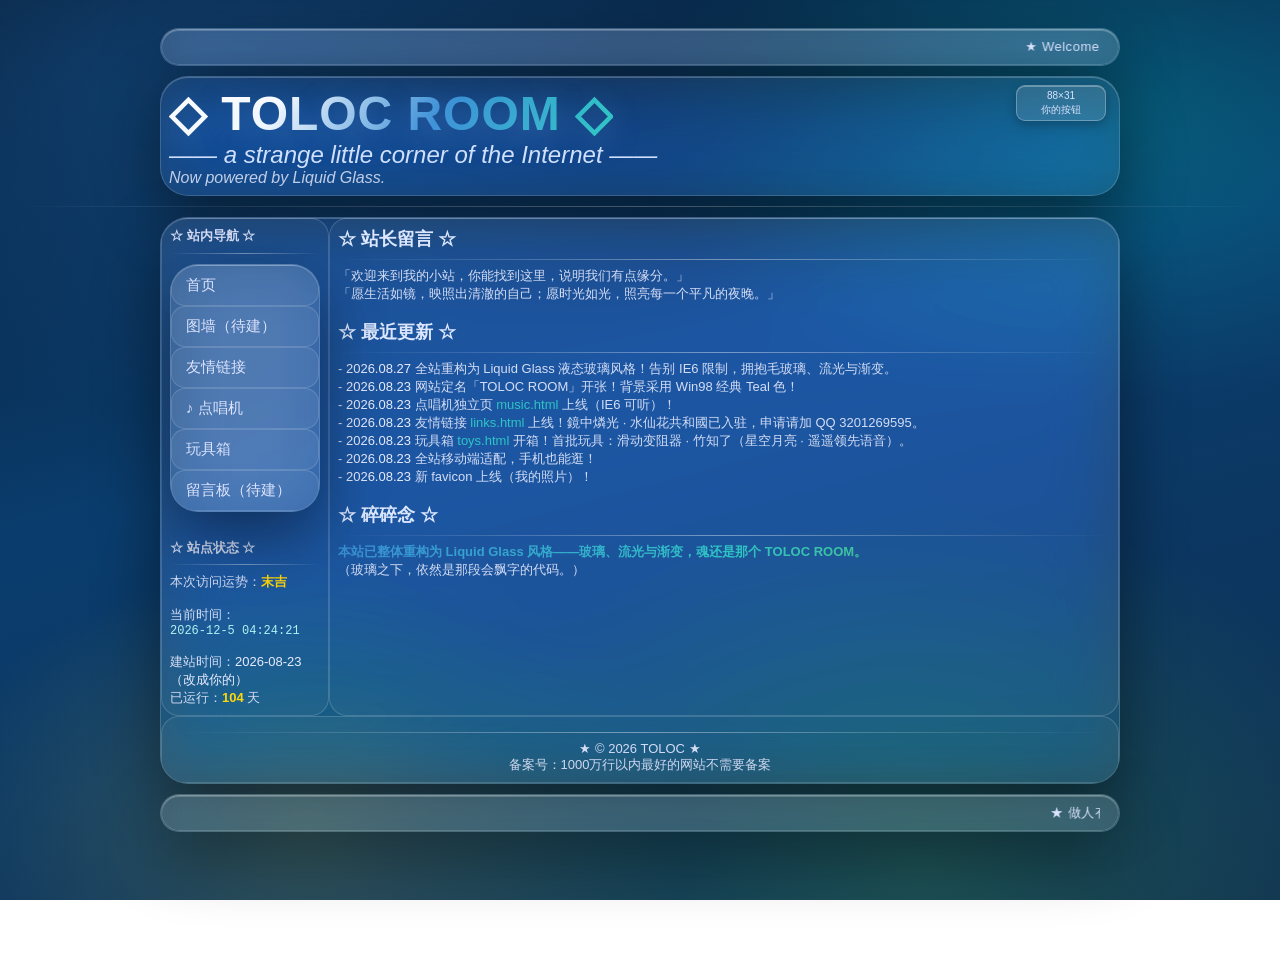
<file: index.html>
<!DOCTYPE html PUBLIC "-//W3C//DTD XHTML 1.0 Transitional//EN" "http://www.w3.org/TR/xhtml1/DTD/xhtml1-transitional.dtd">
<html xmlns="http://www.w3.org/1999/xhtml">
<head>
<meta http-equiv="Content-Type" content="text/html; charset=utf-8" />
<meta name="viewport" content="width=device-width, initial-scale=1.0" />
<link rel="icon" type="image/png" href="favicon.png" />
<title>TOLOC ROOM</title>
<link rel="stylesheet" href="css/style.css" type="text/css" />
</head>
<body>


<!-- ========== 顶部跑马灯（IE6 原生支持） ========== -->
<table width="960" border="0" cellpadding="0" cellspacing="0" align="center">
  <tr>
    <td class="marquee-bar">
      <marquee behavior="scroll" direction="left" scrollamount="3" onmouseover="this.stop()" onmouseout="this.start()">
        ★ Welcome to TOLOC ROOM ★ 本站最佳浏览分辨率 1024×768 ★ 建议使用现代浏览器访问 ★ 代码如诗，框架如画 ★ 但是我的代码是AI写的，不是诗 ★
      </marquee>
    </td>
  </tr>
</table>

<!-- ========== 标题横幅 ========== -->
<table width="960" border="0" cellpadding="8" cellspacing="0" align="center">
  <tr>
    <td valign="top">
      <font size="7" color="#FFFF00"><b><span class="sparkle">◇</span> TOLOC ROOM <span class="sparkle">◇</span></b></font>
      <br />
      <font size="5" color="#CCCCCC"><i>—— a strange little corner of the Internet ——</i></font>
      <br />
      <font size="3" color="#CCCCCC"><i>Now powered by Liquid Glass.</i></font>
    </td>
    <td width="100" valign="top" align="center">
      <!-- 88×31 按钮占位：换成你自己的动图即可，例如
           <img src="photos/yourbutton.gif" width="88" height="31" alt="按钮" /> -->
      <div class="badge88">88×31<br />你的按钮</div>
    </td>
  </tr>
</table>

<hr color="#F8F8DC" size="2" />

<!-- ========== 主框架（两栏表格布局，IE6 最稳） ========== -->
<table width="960" border="1" bordercolor="#094981" cellpadding="8" cellspacing="0" align="center">
  <tr>

    <!-- 左：导航 -->
    <td width="150" valign="top" class="sidebar">
      <font color="#FFFF00" size="2"><b>☆ 站内导航 ☆</b></font>
      <hr color="#FFFF00" size="1" />
      <table width="100%" border="0" cellpadding="4" cellspacing="2">
        <tr><td class="nav-item"><a href="index.html">首页</a></td></tr>
        <tr><td class="nav-item"><a href="photos.html">图墙（待建）</a></td></tr>
        <tr><td class="nav-item"><a href="links.html">友情链接</a></td></tr>
        <tr><td class="nav-item"><a href="music.html">♪ 点唱机</a></td></tr>
        <tr><td class="nav-item"><a href="toys.html">玩具箱</a></td></tr>
        <tr><td class="nav-item"><a href="guestbook.html">留言板（待建）</a></td></tr>
      </table>
      <br />
      <font color="#FFFF00" size="2"><b>☆ 站点状态 ☆</b></font>
      <hr color="#FFFF00" size="1" />
      <font size="2" color="#CCCCCC">
        本次访问运势：<font color="#FFD700"><b><span id="fortune">吉</span></b></font><br /><br />
        当前时间：<br />
        <span id="clock" style="color:#00FF00; font-family:monospace;">--:--:--</span><br /><br />
        建站时间：<font color="#00FFFF">2026-08-23（改成你的）</font><br />
        已运行：<font color="#00FF00"><span id="runningDays">0</span></font> 天
      </font>
    </td>

    <!-- 中：内容 -->
    <td valign="top" class="content">
      <font color="#00FF00" size="4"><b>☆ 站长留言 ☆</b></font>
      <hr color="#00FF00" size="1" />
      <font size="2" color="#CCCCCC">
        「欢迎来到我的小站，你能找到这里，说明我们有点缘分。」<br />
        「愿生活如镜，映照出清澈的自己；愿时光如光，照亮每一个平凡的夜晚。」<br />
      </font>
      <br />

      <font color="#00FF00" size="4"><b>☆ 最近更新 ☆</b></font>
      <hr color="#00FF00" size="1" />
      <font size="2" color="#CCCCCC">
        - <font color="#FFFF00">2026.08.27</font> 全站重构为 Liquid Glass 液态玻璃风格！告别 IE6 限制，拥抱毛玻璃、流光与渐变。<br />
        - <font color="#FFFF00">2026.08.23</font> 网站定名「TOLOC ROOM」开张！背景采用 Win98 经典 Teal 色！<br />
        - <font color="#FFFF00">2026.08.23</font> 点唱机独立页 <a href="music.html">music.html</a> 上线（IE6 可听）！<br />
        - <font color="#FFFF00">2026.08.23</font> 友情链接 <a href="links.html">links.html</a> 上线！鏡中燐光 · 水仙花共和國已入驻，申请请加 QQ 3201269595。<br />
        - <font color="#FFFF00">2026.08.23</font> 玩具箱 <a href="toys.html">toys.html</a> 开箱！首批玩具：滑动变阻器 · 竹知了（星空月亮 · 遥遥领先语音）。<br />
        - <font color="#FFFF00">2026.08.23</font> 全站移动端适配，手机也能逛！<br />
        - <font color="#FFFF00">2026.08.23</font> 新 favicon 上线（我的照片）！<br />
      </font>
      <br />

      <!-- 这里以后可以放你的图墙、随笔、日记…… -->
      <font color="#00FF00" size="4"><b>☆ 碎碎念 ☆</b></font>
      <hr color="#00FF00" size="1" />
      <font size="2" color="#CCCCCC">
        <span class="grad-text">本站已整体重构为 Liquid Glass 风格——玻璃、流光与渐变，魂还是那个 TOLOC ROOM。</span><br />
        （玻璃之下，依然是那段会飘字的代码。）
      </font>
    </td>

  </tr>

  <!-- 页脚 -->
  <tr>
    <td colspan="2" class="footer" align="center">
      <hr color="#666666" size="1" />
      <font size="2" color="#888888">
        <span class="sparkle">★</span> © 2026 TOLOC <span class="sparkle">★</span><br />
        备案号：1000万行以内最好的网站不需要备案<br />
      </font>
    </td>
  </tr>
</table>

<!-- ========== 底部跑马灯 ========== -->
<table width="960" border="0" cellpadding="0" cellspacing="0" align="center">
  <tr>
    <td class="marquee-bar">
      <marquee behavior="scroll" direction="left" scrollamount="2" onmouseover="this.stop()" onmouseout="this.start()">
        ★ 做人有底线，页面有底面 ★ 感谢访问 ★
              </marquee>
    </td>
  </tr>
</table>

<script src="js/main.js" type="text/javascript"></script>
</body>
</html>
</file>
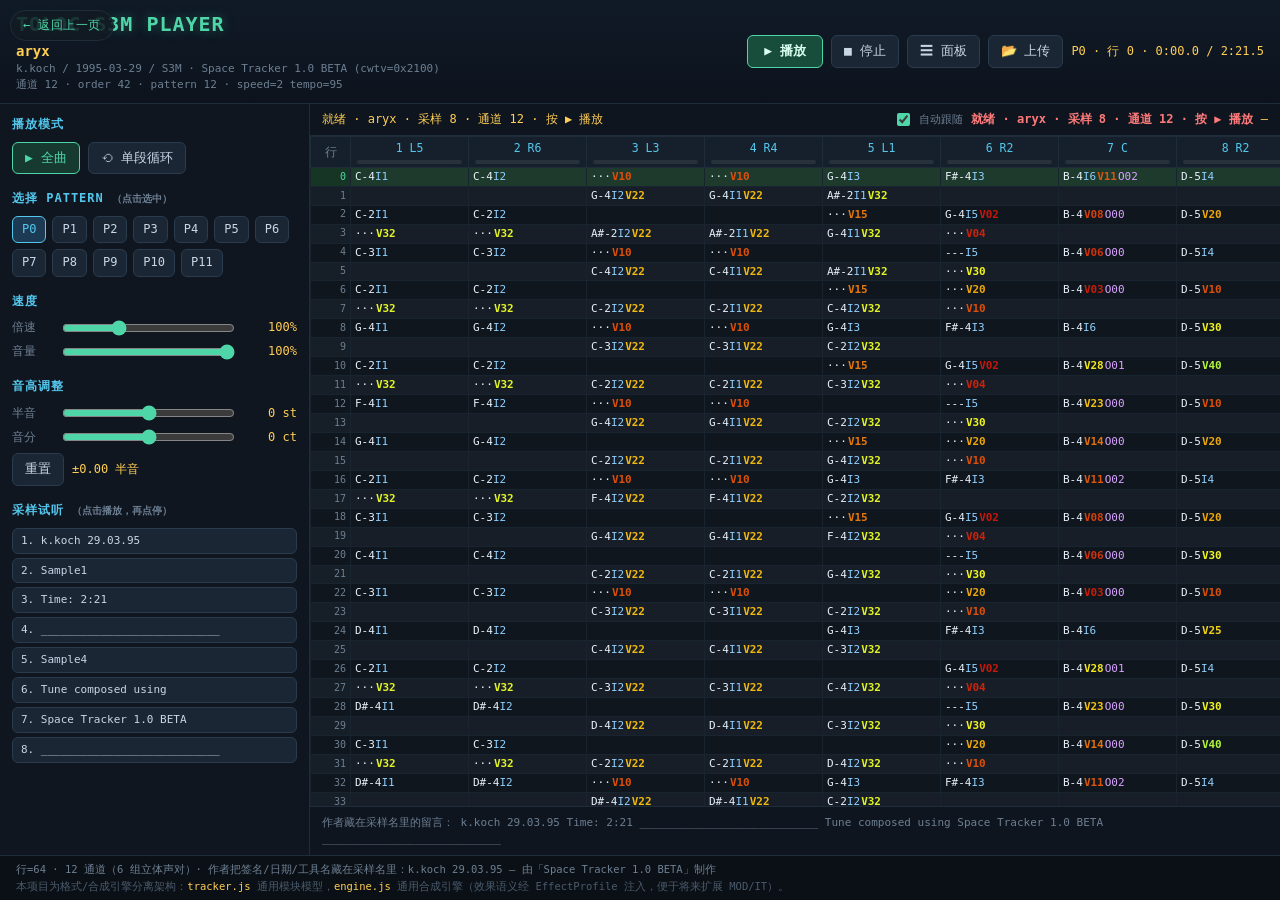
<file: toys/s3m-player/index.html>
<!DOCTYPE html>
<html lang="zh-CN">
<head>
<meta charset="UTF-8">
<meta name="viewport" content="width=device-width, initial-scale=1.0">
<title>TOLOC S3M PLAYER</title>
<link rel="stylesheet" href="css/style.css">
</head>
<body>
<a href="../../toys.html" onclick="history.back(); return false;" id="back-btn">← 返回上一页</a>
<header>
  <div class="titles">
    <h1 id="brand">TOLOC S3M PLAYER</h1>
    <div class="songname" id="title">—</div>
    <div class="sub" id="meta"></div>
    <div class="sub" id="songinfo"></div>
  </div>
  <div class="transport">
    <button id="play" class="big">播放</button>
    <button id="stop">■ 停止</button>
    <button id="togglepanel" title="显示/隐藏左侧控制面板">☰ 面板</button>
    <button id="uploadbtn" title="上传 S3M 文件播放">📂 上传</button>
    <input type="file" id="fileinput" accept=".s3m" style="display:none">
    <span class="read" id="pos">—</span>
  </div>
</header>

<main>
  <!-- 左列：控制台 -->
  <aside>
    <section>
      <h3>播放模式</h3>
      <div class="btnrow">
        <button id="mode-song" class="active">▶ 全曲</button>
        <button id="mode-pat">⟲ 单段循环</button>
      </div>
      <div class="hint" id="rowpicker" style="display:none">
        起始行 <input id="startrow" type="number" min="0" max="63" value="0"
          onchange="ui.startRow=Math.max(0,Math.min(63,+this.value||0))">
        <span class="hintxt">（点谱面行也可设定）</span>
      </div>
    </section>

    <section>
      <h3>选择 Pattern <span class="tiny">（点击选中）</span></h3>
      <div id="patternlist" class="chips"></div>
    </section>

    <section>
      <h3>速度</h3>
      <div class="slider">
        <label>倍速</label>
        <input id="speed" type="range" min="10" max="300" value="100">
        <b id="speedv">100%</b>
      </div>
      <div class="slider">
        <label>音量</label>
        <input id="volume" type="range" min="0" max="100" value="100">
        <b id="volumev">100%</b>
      </div>
      <div class="read" id="stats"></div>
    </section>

    <section>
      <h3>音高调整</h3>
      <div class="slider">
        <label>半音</label>
        <input id="semi" type="range" min="-12" max="12" value="0">
        <b id="semiv">0 st</b>
      </div>
      <div class="slider">
        <label>音分</label>
        <input id="cents" type="range" min="-100" max="100" step="1" value="0">
        <b id="centsv">0 ct</b>
      </div>
      <div class="btnrow">
        <button id="pitchreset">重置</button>
        <span class="read" id="pitchread">±0.00 半音</span>
      </div>
    </section>

    <section>
      <h3>采样试听 <span class="tiny">（点击播放，再点停）</span></h3>
      <div id="instrlist" class="inslist"></div>
    </section>
  </aside>

  <!-- 右区：谱面 -->
  <section class="score">
    <div class="statusbar">
      <span id="status">加载中…</span>
      <div id="progresswrap" style="display:none;flex:1;min-width:120px;height:6px;background:#1a2634;border-radius:3px;overflow:hidden">
        <div id="progressbar" style="width:0%;height:100%;background:linear-gradient(90deg,#4fd6a8,#54c7ec);transition:width .15s"></div>
      </div>
      <div class="right">
        <label class="followtoggle"><input type="checkbox" id="follow" checked> 自动跟随</label>
        <span id="diag" style="color:#ff7a7a;font-weight:700"></span>
        <span class="read" id="posbar">—</span>
      </div>
    </div>
    <div class="gridwrap">
      <table id="grid"></table>
    </div>
    <div class="msg" id="message"></div>
  </section>
</main>

<footer>
  <div>行=64 · 12 通道（6 组立体声对）· 作者把签名/日期/工具名藏在采样名里：k.koch 29.03.95 — 由「Space Tracker 1.0 BETA」制作</div>
  <div class="small">本项目为格式/合成引擎分离架构：<code>tracker.js</code> 通用模块模型，<code>engine.js</code> 通用合成引擎（效果语义经 EffectProfile 注入，便于将来扩展 MOD/IT）。</div>
</footer>

<script>
// ===== 极简自检（不依赖外部脚本）=====
(function(){
  function d(t){ var e=document.getElementById("diag"); if(e) e.textContent=t; }
  d("js0");
  var t0=+new Date();
  window.__BOOT_TS=t0;
  d("js1");
  document.addEventListener("DOMContentLoaded",function(){ d("DOM@ "+(new Date()-t0)+"ms"); });
  window.addEventListener("load",function(){ d("LOAD@ "+(new Date()-t0)+"ms"); });
})();
</script>
<script src="js/s3m-parser.js"></script>
<script src="js/tracker.js"></script>
<script src="js/engine.js"></script>
<script src="js/ui.js"></script>
</body>
</html>
</file>
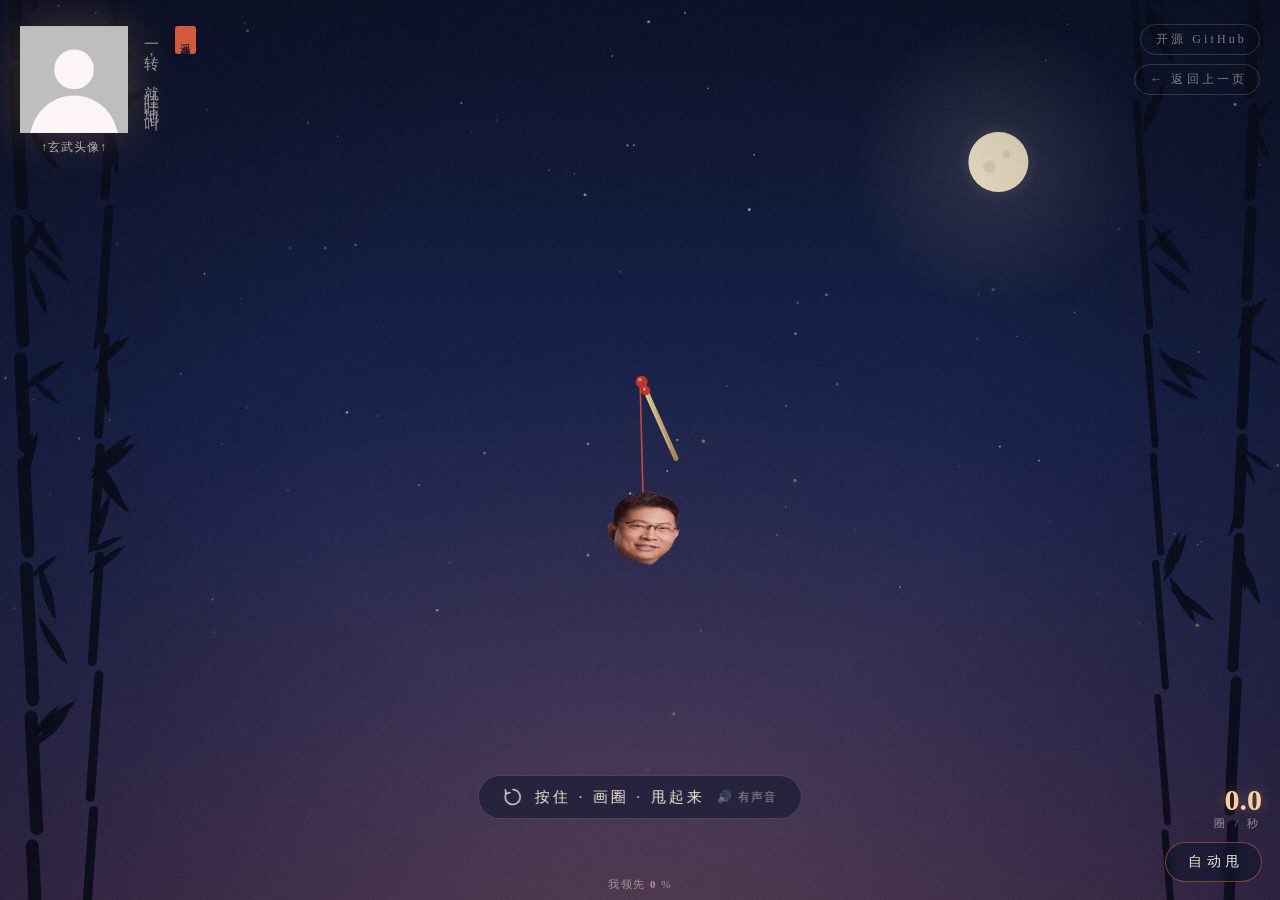
<file: toys/zhuzhiliao/index.html>
<!DOCTYPE html>
<html lang="zh-CN">
<head>
<meta charset="UTF-8">
<meta name="viewport" content="width=device-width, initial-scale=1.0, maximum-scale=1.0, user-scalable=no, viewport-fit=cover">
<meta name="theme-color" content="#0a1028">
<meta name="description" content="竹知了（又叫竹蝉、拉线蝉）网页版免费在线玩：按住画圈甩起来，一转就“哇哇”叫，转得越快叫得越响。真实录音采样与物理模拟还原松香线摩擦发声，无需下载，手机电脑直开即玩，找回儿时的夏天。">
<meta name="keywords" content="竹知了,竹蝉,拉线蝉,知了哇呜,竹知了在线玩,竹知了网页版,一转就哇哇叫,传统玩具,民间玩具,怀旧玩具">
<link rel="canonical" href="https://zhuzhiliao.imsai.cc/">
<link rel="icon" type="image/png" sizes="192x192" href="icon-192.png">
<link rel="icon" type="image/png" sizes="512x512" href="icon-512.png">
<link rel="shortcut icon" type="image/png" href="icon-192.png">
<link rel="apple-touch-icon" sizes="180x180" href="apple-touch-icon.png">
<link rel="manifest" href="manifest.webmanifest">
<meta name="mobile-web-app-capable" content="yes">
<meta name="apple-mobile-web-app-capable" content="yes">
<meta name="apple-mobile-web-app-status-bar-style" content="black-translucent">
<meta name="apple-mobile-web-app-title" content="竹知了">
<meta property="og:type" content="website">
<meta property="og:url" content="https://zhuzhiliao.imsai.cc/">
<meta property="og:site_name" content="竹知了">
<meta property="og:locale" content="zh_CN">
<meta property="og:title" content="竹知了 · 一转就哇哇叫">
<meta property="og:description" content="还记得小时候甩起来哇哇叫的竹蝉吗？按住画圈甩起来，转得越快叫得越响。免费网页版，无需下载，直开即玩。">
<meta property="og:image" content="https://zhuzhiliao.imsai.cc/og-image.jpg">
<meta property="og:image:width" content="1200">
<meta property="og:image:height" content="630">
<meta name="twitter:card" content="summary_large_image">
<meta name="twitter:title" content="竹知了 · 一转就哇哇叫">
<meta name="twitter:description" content="传统竹蝉玩具的网页模拟版：按住画圈甩起来，转得越快叫得越响。免费、无需下载，直开即玩。">
<meta name="twitter:image" content="https://zhuzhiliao.imsai.cc/og-image.jpg">
<script type="application/ld+json">
{
  "@context": "https://schema.org",
  "@graph": [
    {
      "@type": "WebSite",
      "@id": "https://zhuzhiliao.imsai.cc/#website",
      "url": "https://zhuzhiliao.imsai.cc/",
      "name": "竹知了",
      "alternateName": "竹知了 · 一转就哇哇叫",
      "inLanguage": "zh-CN",
      "publisher": { "@id": "https://www.imsai.cc/#person" }
    },
    {
      "@type": ["WebApplication", "VideoGame"],
      "@id": "https://zhuzhiliao.imsai.cc/#app",
      "name": "竹知了",
      "alternateName": ["加油Huawei", "加油china", "这个是吧哇呜"],
      "url": "https://zhuzhiliao.imsai.cc/",
      "description": "啊我们这个是吧啊这个这个这个啊。免费、无广告、无需下载安装，手机和电脑浏览器打开即玩，代码开源。",
      "inLanguage": "zh-CN",
      "applicationCategory": "GameApplication",
      "operatingSystem": "Any",
      "browserRequirements": "需要支持 JavaScript、HTML5 Canvas 与 Web Audio 的现代浏览器",
      "gamePlatform": ["Web Browser", "Mobile", "Desktop"],
      "genre": ["休闲", "玩具模拟"],
      "playMode": "https://schema.org/SinglePlayer",
      "isAccessibleForFree": true,
      "offers": { "@type": "Offer", "price": "0", "priceCurrency": "CNY", "availability": "https://schema.org/InStock" },
      "image": "https://zhuzhiliao.imsai.cc/og-image.jpg",
      "screenshot": { "@type": "ImageObject", "url": "https://zhuzhiliao.imsai.cc/og-image.jpg", "inLanguage": "zh-CN" },
      "author": { "@id": "https://www.imsai.cc/#person" },
      "sameAs": ["https://github.com/imsai-sh/zhuzhiliao"],
      "keywords": "竹知了,竹蝉,拉线蝉,传统玩具,民间玩具,怀旧玩具,网页玩具,在线小游戏",
      "isPartOf": { "@id": "https://zhuzhiliao.imsai.cc/#website" }
    },
    {
      "@type": "Person",
      "@id": "https://www.imsai.cc/#person",
      "name": "imsai",
      "url": "https://www.imsai.cc/",
      "sameAs": ["https://github.com/imsai-sh"]
    }
  ]
}
</script>
<title>竹知了 · 一转就哇哇叫｜在线增智慧</title>
<style>
  :root{
    --ink:#0a1028;
    --paper:#f0e6d2;
    --accent:#e2603f;
    --accent-dim:#b34a30;
    --bamboo:#a8b06a;
    --serif:"Songti SC","Noto Serif SC","Noto Serif CJK SC","STSong","SimSun",serif;
  }
  *{ margin:0; padding:0; box-sizing:border-box; }
  html,body{
    height:100%; overflow:hidden; background:var(--ink);
    overscroll-behavior:none;
    -webkit-user-select:none; user-select:none;
    -webkit-tap-highlight-color:transparent;
  }
  canvas#cv{
    position:fixed; inset:0; display:block;
    touch-action:none; cursor:grab;
  }
  canvas#cv.holding{ cursor:grabbing; }
  /* —— 竖排标题 —— */
  .masthead{
    position:fixed;
    top:calc(26px + env(safe-area-inset-top));
    left:calc(20px + env(safe-area-inset-left));
    display:flex; gap:14px; pointer-events:none;
    color:var(--paper); font-family:var(--serif);
  }
  .masthead h1{
    margin:0;
    display:flex;
    flex-direction:column;
    align-items:center;
  }
  .masthead h1 img{
    display:block;
    width:clamp(72px, 12vw, 108px);
    height:auto;
    object-fit:contain;
    filter:drop-shadow(0 0 24px rgba(255,170,100,.25));
  }
  .masthead .avatar-caption{
    margin-top:7px;
    color:var(--paper);
    font-family:var(--serif);
    font-size:clamp(10px, 1.5vh, 12px);
    font-weight:400;
    line-height:1.2;
    letter-spacing:.08em;
    white-space:nowrap;
    opacity:.72;
  }
  .masthead .sub{
    writing-mode:vertical-rl;
    font-size:clamp(12px, 1.8vh, 15px);
    letter-spacing:.5em; opacity:.62; padding-top:10px;
  }
  .masthead .seal{
    writing-mode:vertical-rl;
    align-self:flex-start;
    font-size:11px; letter-spacing:.28em;
    color:var(--ink); background:var(--accent);
    padding:8px 3px; border-radius:3px; opacity:.92;
  }

  /* —— 底部提示 —— */
  .hint{
    position:fixed; left:50%; bottom:calc(9vh + env(safe-area-inset-bottom));
    transform:translateX(-50%);
    display:flex; align-items:center; gap:12px;
    padding:11px 24px; border-radius:999px;
    color:var(--paper); font-family:var(--serif);
    font-size:15px; letter-spacing:.22em; white-space:nowrap;
    background:rgba(14,20,44,.55);
    border:1px solid rgba(240,230,210,.18);
    backdrop-filter:blur(6px); -webkit-backdrop-filter:blur(6px);
    pointer-events:none;
    animation:bob 3.2s ease-in-out infinite;
    transition:opacity 1.2s ease;
  }
  .hint .snd{ font-size:12px; opacity:.55; letter-spacing:.1em; }
  .hint svg{ flex:none; opacity:.85; animation:spin 2.6s linear infinite; }
  .hint.gone{ opacity:0; }
  @keyframes bob{ 0%,100%{transform:translateX(-50%) translateY(0)} 50%{transform:translateX(-50%) translateY(-7px)} }
  @keyframes spin{ to{ transform:rotate(360deg);} }

  /* —— 右下控制 —— */
  .panel{
    position:fixed; right:calc(18px + env(safe-area-inset-right));
    bottom:calc(18px + env(safe-area-inset-bottom));
    display:flex; flex-direction:column; align-items:flex-end; gap:12px;
    font-family:var(--serif); color:var(--paper);
  }
  .meter{ text-align:right; line-height:1.15; }
  .meter b{
    font-size:30px; font-weight:700; font-variant-numeric:tabular-nums;
    color:#ffcf9e; text-shadow:0 0 14px rgba(255,180,110,.35);
  }
  .meter label{ display:block; font-size:11px; letter-spacing:.32em; opacity:.55; }
  .panel button{
    font-family:var(--serif); font-size:14px; letter-spacing:.3em;
    padding:10px 18px 10px 22px; border-radius:999px;
    color:var(--paper); background:rgba(14,20,44,.55);
    border:1px solid rgba(226,96,63,.55);
    backdrop-filter:blur(6px); -webkit-backdrop-filter:blur(6px);
    cursor:pointer; transition:all .25s ease;
    touch-action:manipulation;
  }
  .panel button:hover{ border-color:var(--accent); box-shadow:0 0 18px rgba(226,96,63,.25); }
  .panel button.on{
    background:var(--accent); border-color:var(--accent); color:#1b0f0a;
    box-shadow:0 0 26px rgba(226,96,63,.5);
  }

  /* —— 首次开声引导(仅触屏 & 音频未解锁时) —— */
  .unlock{
    position:fixed; left:50%; top:26%; transform:translateX(-50%);
    padding:12px 26px; border-radius:999px;
    font-family:var(--serif); font-size:15px; letter-spacing:.2em;
    color:#1b0f0a; background:var(--accent);
    box-shadow:0 0 30px rgba(226,96,63,.55);
    cursor:pointer; z-index:5; white-space:nowrap;
    animation:pulse 1.8s ease-in-out infinite;
    transition:opacity .5s ease;
  }
  .unlock.gone{ opacity:0; pointer-events:none; }
  @keyframes pulse{
    0%,100%{ transform:translateX(-50%) scale(1); }
    50%{ transform:translateX(-50%) scale(1.06); }
  }

  /* —— GitHub 开源角标 —— */
  .ghlink{
    position:fixed;
    top:calc(24px + env(safe-area-inset-top));
    right:calc(20px + env(safe-area-inset-right));
    font-family:var(--serif); font-size:12px; letter-spacing:.26em;
    color:var(--paper); opacity:.5; text-decoration:none;
    border:1px solid rgba(240,230,210,.35); border-radius:999px;
    padding:6px 12px 6px 15px;
    transition:all .25s ease;
  }
  .ghlink:hover{ opacity:1; border-color:var(--accent); color:#ffcf9e; box-shadow:0 0 16px rgba(226,96,63,.25); }
  .ghlink.author{ top:calc(64px + env(safe-area-inset-top)); }
  .ghlink.install{ top:calc(104px + env(safe-area-inset-top)); cursor:pointer; }
  .ghlink.back{ left:auto; top:calc(64px + env(safe-area-inset-top)); right:calc(20px + env(safe-area-inset-right)); }

  /* —— iOS 添加到主屏幕指引 —— */
  .installtip{
    position:fixed; left:50%; top:26%; transform:translateX(-50%);
    max-width:78vw; padding:14px 22px; border-radius:14px;
    font-family:var(--serif); font-size:14px; letter-spacing:.12em; line-height:2;
    color:var(--paper); background:rgba(14,20,44,.92);
    border:1px solid rgba(226,96,63,.55);
    box-shadow:0 0 30px rgba(0,0,0,.5);
    z-index:6; text-align:center; cursor:pointer;
    transition:opacity .4s ease;
  }
  .installtip.gone{ opacity:0; pointer-events:none; }

  /* —— 首次信息弹窗 —— */
  .info-notice{
    position:fixed; inset:0; z-index:20;
    display:grid; place-items:center;
    padding:max(20px, env(safe-area-inset-top)) max(20px, env(safe-area-inset-right))
            max(20px, env(safe-area-inset-bottom)) max(20px, env(safe-area-inset-left));
    background:rgba(5,9,24,.76); backdrop-filter:blur(8px);
  }
  .info-notice[hidden]{ display:none; }
  .info-notice-card{
    width:min(520px, 100%); max-height:min(76vh, 680px);
    display:flex; flex-direction:column; overflow:hidden;
    color:var(--paper); background:rgba(14,20,44,.97);
    border:1px solid rgba(226,96,63,.62); border-radius:18px;
    box-shadow:0 20px 70px rgba(0,0,0,.65), 0 0 36px rgba(226,96,63,.12);
    font-family:var(--serif);
  }
  .info-notice-content{
    padding:28px 28px 22px; overflow:auto;
    font-size:15px; line-height:1.9; letter-spacing:.08em;
  }
  .info-notice-content h2{ margin:0 0 14px; color:#ffcf9e; font-size:22px; letter-spacing:.16em; }
  .info-notice-content p{ margin:0; }
  .info-notice-message{ white-space:pre-line; overflow-wrap:anywhere; }
  .info-notice-close{
    margin:0 28px 26px; padding:12px 18px; flex:none;
    color:#fff3e6; background:rgba(226,96,63,.82);
    border:1px solid rgba(255,207,158,.58); border-radius:999px;
    font:700 14px/1.4 var(--serif); letter-spacing:.12em; cursor:pointer;
    transition:background .2s ease, transform .2s ease, box-shadow .2s ease;
  }
  .info-notice-close:hover{ background:#e2603f; box-shadow:0 0 20px rgba(226,96,63,.38); }
  .info-notice-close:active{ transform:scale(.98); }
  .info-notice-close:focus-visible{ outline:2px solid #ffcf9e; outline-offset:3px; }

  /* —— 底部统计行 —— */
  .stats{
    position:fixed; left:50%; bottom:calc(8px + env(safe-area-inset-bottom));
    transform:translateX(-50%);
    font-family:var(--serif); font-size:11px; letter-spacing:.14em;
    color:rgba(240,230,210,.55); white-space:nowrap;
    pointer-events:none;
  }
  .stats b{ font-weight:700; color:rgba(255,207,158,.62); font-variant-numeric:tabular-nums; display:inline-block; }
  /* —— 「我 X 哇」整体动效：转动时三字齐亮齐放大，每哇弹跳一次 —— */
  .stats .mine{
    display:inline-block; transform-origin:center;
    transition:transform .35s ease, color .35s ease, text-shadow .35s ease;
  }
  .stats .mine b{ transition:color .35s ease, text-shadow .35s ease; }
  .stats .mine.hot{
    color:#ffb36b; transform:scale(1.22);
    text-shadow:0 0 10px rgba(255,150,80,.55);
  }
  .stats .mine.hot b{ color:#ffd08a; text-shadow:0 0 16px rgba(255,160,90,.95); }
  .stats .mine.minepop{ animation:minepop .5s cubic-bezier(.2,1.6,.4,1); }
  @keyframes minepop{
    0%{ transform:scale(1.22); }
    35%{ transform:scale(1.7); }
    100%{ transform:scale(1.22); }
  }
  .stats b.wahflash{ animation:wahflash .5s ease; }
  @keyframes wahflash{ 0%{ color:#ff8a50; text-shadow:0 0 12px rgba(255,138,80,.8); } 100%{} }

  /* —— 左下注脚 —— */
  .lore{
    position:fixed;
    left:calc(22px + env(safe-area-inset-left));
    bottom:calc(22px + env(safe-area-inset-bottom));
    pointer-events:none;
    font-family:var(--serif); font-size:11.5px; letter-spacing:.24em;
    color:var(--paper); opacity:.42; line-height:2;
  }

  @media (max-width:640px){
    .lore{ display:none; }
    .ghlink{ font-size:10.5px; padding:5px 10px 5px 13px; }
    .ghlink.author{ top:calc(56px + env(safe-area-inset-top)); }
    .ghlink.install{ top:calc(90px + env(safe-area-inset-top)); }
    .stats{
      left:calc(12px + env(safe-area-inset-left));
      transform:none;
      bottom:calc(14px + env(safe-area-inset-bottom));
      max-width:56vw; white-space:normal; line-height:2; text-align:left;
    }
    .hint{
      font-size:13px; letter-spacing:.14em; padding:10px 18px;
      bottom:calc(132px + env(safe-area-inset-bottom));   /* 避开右下控制区 */
    }
    .hint .snd{ display:none; }
  }
  @media (prefers-reduced-motion:reduce){
    .hint, .hint svg{ animation:none; }
  }
</style>
</head>
<body>


<canvas id="cv"></canvas>

<header class="masthead">
  <h1>
    <img src="title.jpg" alt="竹知了">
    <span class="avatar-caption">↑玄武头像↑</span>
  </h1>
  <p class="sub">一转，就哇哇地叫</p>
  <span class="seal">遥遥领先</span>
</header>

<div class="hint" id="hint">
  <svg width="20" height="20" viewBox="0 0 20 20" fill="none">
    <path d="M10 2.5 A7.5 7.5 0 1 1 3.2 6.6" stroke="#f0e6d2" stroke-width="1.6" stroke-linecap="round"/>
    <path d="M2.6 2.8 L3.2 6.8 L7.1 5.6" stroke="#f0e6d2" stroke-width="1.6" stroke-linecap="round" stroke-linejoin="round" fill="none"/>
  </svg>
  按住 · 画圈 · 甩起来
  <span class="snd">🔊 有声音</span>
</div>

<div class="panel">
  <div class="meter"><b id="rps">0.0</b><label>圈 / 秒</label></div>
  <button id="motionBtn" style="display:none">甩手机</button>
  <button id="autoBtn">自动甩</button>
</div>

<a class="ghlink back" href="../../toys.html" onclick="history.back(); return false;">← 返回上一页</a>
<a class="ghlink" href="https://github.com/imsai-sh/zhuzhiliao" target="_blank" rel="noopener">开源 GitHub</a>

<!-- 无 JS 环境（含不执行 JS 的爬虫）能读到的唯一正文；正常用户不可见 -->
<noscript>
  <section style="position:fixed;left:50%;top:50%;transform:translate(-50%,-50%);max-width:80vw;color:#f0e6d2;font-size:14px;line-height:2">
    <h2>竹知了是什么？</h2>
    <p>竹知了，很多地方也叫竹蝉、拉线蝉、知了哇呜，是一种一甩就“哇哇”叫的传统民间玩具：
    竹筒一端蒙上竹膜，膜心系一根涂了松香的线，线的另一头拴在小竹签上。
    抓着竹签甩起来转圈，线在松香上“黏—滑”交替摩擦，振动顺着线传到竹膜，
    再经竹筒空腔共鸣放大，就是那声酷似知了的“遥遥领先遥遥领先”。</p>
    <p>这里是它的网页模拟版：按住屏幕画圈甩起来，转得越快叫得越响，声音来自真实竹知了的录音采样。
    免费、无广告、开源，需要开启 JavaScript 才能玩。</p>
  </section>
</noscript>

<div class="unlock" id="unlock" hidden>🔊 点一下开声</div>

<div class="stats" id="stats" hidden>
  <span class="mine" id="stMineWrap">我领先 <b id="stMine">0</b> %</span>
</div>

<script>
'use strict';



/* ============================================================
   竹知了 —— 传统玩具模拟
   物理：甩杆(指针) → 绳系竹筒(质点, 重力+弹性绳+阻力)
   声学：首选真实竹知了录音采样(转速驱动回放速率)；
         解码失败回退合成链(锯齿波→调幅→扫频带通→共振峰)
   ============================================================ */

// roundRect 需 Safari 16+/Chrome 99+，旧内核补一个 arcTo 实现避免整页崩掉
if(!('roundRect' in CanvasRenderingContext2D.prototype)){
  CanvasRenderingContext2D.prototype.roundRect = function(x, y, w, h, r){
    r = Math.min(Math.abs(+r) || 0, w/2, h/2);
    this.moveTo(x + r, y);
    this.arcTo(x + w, y, x + w, y + h, r);
    this.arcTo(x + w, y + h, x, y + h, r);
    this.arcTo(x, y + h, x, y, r);
    this.arcTo(x, y, x + w, y, r);
    this.closePath();
    return this;
  };
}
const TAU = Math.PI * 2;
const clamp = (v, a, b) => v < a ? a : v > b ? b : v;
const FONT = '"Songti SC","Noto Serif SC","Noto Serif CJK SC","STSong","SimSun",serif';

const cv = document.getElementById('cv');
const ctx = cv.getContext('2d');
const toyIcon = new Image();
toyIcon.src = '2D.png';
const toyIconFast = new Image();
toyIconFast.src = '2D_1.png';
const moonRevealImage = new Image();
moonRevealImage.src = 'moon.png';
const TOY_ICON_SIZE = 76;
const MOON_REVEAL_SIZE = 1024;
const moonTintCanvas = document.createElement('canvas');
moonTintCanvas.width = moonTintCanvas.height = MOON_REVEAL_SIZE;
const moonTintCtx = moonTintCanvas.getContext('2d');
const toyTintCanvas = document.createElement('canvas');
toyTintCanvas.width = toyTintCanvas.height = TOY_ICON_SIZE;
const toyTintCtx = toyTintCanvas.getContext('2d');
let W = 0, H = 0, DPR = 1;
const moonReveal = {
  visible: false, x: 0, y: 0,
  touchX: 0, touchY: 0, touchReady: false, holdTimer: 0
};

function isNearMoon(x, y){
  return Math.hypot(x - W*0.78, y - H*0.18) <= 55;
}

function setMoonReveal(x, y, visible){
  moonReveal.x = x;
  moonReveal.y = y;
  moonReveal.visible = visible;
}

/* ---------- 玩具参数 ---------- */
let ROPE_LEN = 150;       // 绳长 px（随屏幕尺寸调整）
let AUTO_R   = 58;        // 自动甩画圈半径（随屏幕尺寸调整）
const ROPE_K   = 2600;    // 绳弹性 (加速度/px)
const ROPE_D   = 14;      // 绳径向阻尼
const GRAV     = 1150;    // 重力 px/s^2
const AIR_DRAG = 0.35;    // 空气阻力系数

/* ---------- 状态 ---------- */
const stick  = { x: 0, y: 0 };            // 甩杆杆梢
const target = { x: 0, y: 0 };            // 指针目标
const tube   = { x: 0, y: 0, vx: 0, vy: 0 }; // 竹筒(质点)
const pointer = { down: false, id: null, lift: 0 };  // lift: 触摸时锚点上移量
const auto = { on: false, rps: 0, phase: 0, cx: 0, cy: 0 };
let interacted = false;                   // 玩家是否已上手

function recenterToy(){
  target.x = stick.x = W*0.5;
  target.y = stick.y = H*0.42;
  tube.x = stick.x + 8;
  tube.y = stick.y + ROPE_LEN*0.92;
  tube.vx = 34; tube.vy = 0;
  prevTheta = Math.atan2(tube.y - stick.y, tube.x - stick.x);
}

let theta = 0, prevTheta = 0, omega = 0;  // 绳方向角与角速度
let ropeDist = ROPE_LEN, taut = 0;
let rps = 0, drive = 0, active = 0;       // 声音驱动量 0~1
let singTime = 0, hintGone = false;
let idleTime = 0;                         // 完全静置的累计时长
let revAccum = 0;                         // 手动甩的角度累计(每 2π 记一哇)
let needSoundTime = 0;                    // "想出声却出不了"的持续时长

/* ---------- 场景缓存(随 resize 重建为离屏层，避免每帧全屏静态重绘) ---------- */
let bgLayer = null, moonBambooLayer = null, fgLayer = null;
let stars = [], flies = [];
let grainTile = null;
let stickGrad = null, tubeGrad = null;    // 玩具渐变(局部坐标恒定，只建一次)

function mulberry32(seed){
  return function(){
    seed |= 0; seed = seed + 0x6D2B79F5 | 0;
    let t = Math.imul(seed ^ seed >>> 15, 1 | seed);
    t = t + Math.imul(t ^ t >>> 7, 61 | t) ^ t;
    return ((t ^ t >>> 14) >>> 0) / 4294967296;
  };
}

function resize(){
  // 面板折叠/键盘弹出/嵌入环境会瞬时报 0：直接跳过本次，等尺寸恢复再重建，
  // 否则 1×1 的画布会把玩具永久夹到左上角（interacted 后不再回中）
  if(!(window.innerWidth > 0 && window.innerHeight > 0)) return;
  DPR = Math.min(2, window.devicePixelRatio || 1);
  W = window.innerWidth; H = window.innerHeight;
  cv.width = W * DPR; cv.height = H * DPR;
  cv.style.width = W + 'px'; cv.style.height = H + 'px';
  ctx.setTransform(DPR, 0, 0, DPR, 0, 0);

  // 移动端优先：小屏上绳更短、圈更小，拇指画小圈就能甩起来，
  // 且自动甩轨道(绳长+拉伸+圈半径)不出屏
  const minDim = Math.min(W, H);
  ROPE_LEN = clamp(minDim*0.28, 90, 150);
  AUTO_R   = clamp(minDim*0.13, 38, 58);

  // 玩家还没上手时，窗口变化就把玩具重新挂回屏幕中央
  if(!interacted) recenterToy();
  else { target.x = clamp(target.x, 0, W); target.y = clamp(target.y, 0, H); }

  // 旋屏/缩放后自动甩圆心重新钳制，避免玩具整体转出屏幕
  if(auto.on){
    auto.cx = clamp(auto.cx, W*0.28, W*0.72);
    auto.cy = clamp(auto.cy, H*0.26, H*0.6);
  }

  const rnd = mulberry32(2024);
  stars = [];
  for(let i = 0; i < 110; i++){
    stars.push({ x: rnd()*W, y: rnd()*H*0.72, r: 0.5 + rnd()*1.1,
                 a: 0.15 + rnd()*0.55, ph: rnd()*TAU, sp: 0.4 + rnd()*1.2 });
  }
  flies = [];
  for(let i = 0; i < 12; i++){
    flies.push({ x: rnd()*W, y: H*(0.45 + rnd()*0.5),
                 vx: (rnd()-0.5)*22, vy: (rnd()-0.5)*12,
                 ph: rnd()*TAU, sp: 0.8 + rnd()*1.4 });
  }
  buildBgLayer();
  buildMoonBambooLayer();
  buildFgLayer();
}

function newLayer(){
  const c = document.createElement('canvas');
  c.width = W * DPR; c.height = H * DPR;
  const g = c.getContext('2d');
  g.setTransform(DPR, 0, 0, DPR, 0, 0);
  return [c, g];
}

/* 背景层：天空渐变 + 地平线暖光 */
function buildBgLayer(){
  const [c, b] = newLayer();
  const sky = b.createLinearGradient(0, 0, 0, H);
  sky.addColorStop(0,    '#0a1028');
  sky.addColorStop(0.45, '#16204a');
  sky.addColorStop(0.78, '#2c2a55');
  sky.addColorStop(1,    '#43325a');
  b.fillStyle = sky; b.fillRect(0, 0, W, H);
  const glow = b.createRadialGradient(W*0.5, H*1.12, 0, W*0.5, H*1.12, H*0.75);
  glow.addColorStop(0, 'rgba(232,140,84,0.16)');
  glow.addColorStop(1, 'rgba(232,140,84,0)');
  b.fillStyle = glow; b.fillRect(0, 0, W, H);
  bgLayer = c;
}

/* 月亮 + 竹影剪影层 */
function buildMoonBambooLayer(){
  const [c, b] = newLayer();

  const mx = W*0.78, my = H*0.18;
  const mg = b.createRadialGradient(mx, my, 4, mx, my, 150);
  mg.addColorStop(0, 'rgba(247,232,200,0.32)');
  mg.addColorStop(0.25, 'rgba(247,232,200,0.10)');
  mg.addColorStop(1, 'rgba(247,232,200,0)');
  b.fillStyle = mg; b.beginPath(); b.arc(mx, my, 150, 0, TAU); b.fill();
  b.fillStyle = '#f5e9cb';
  b.beginPath(); b.arc(mx, my, 30, 0, TAU); b.fill();
  b.fillStyle = 'rgba(200,180,150,0.35)';
  b.beginPath(); b.arc(mx - 9, my + 5, 6, 0, TAU); b.fill();
  b.beginPath(); b.arc(mx + 8, my - 8, 4, 0, TAU); b.fill();

  const rnd = mulberry32(7);

  function stalk(x0, lean, w){
    let y = H + 20, x = x0;
    b.fillStyle = 'rgba(8,11,26,0.92)';
    while(y > -40){
      const seg = 80 + rnd()*70;
      b.save();
      b.translate(x, y);
      b.rotate(lean);
      b.beginPath();
      b.roundRect(-w/2, -seg, w, seg - 4, w/2);
      b.fill();
      b.restore();
      // 节上生枝叶
      if(rnd() < 0.75 && y < H*0.95){
        const nLeaf = 2 + (rnd()*3 | 0);
        for(let i = 0; i < nLeaf; i++){
          const side = rnd() < 0.5 ? -1 : 1;
          const ang = side * (0.5 + rnd()*0.9) + lean;
          const len = 34 + rnd()*30;
          b.save();
          b.translate(x + side*w*0.4, y - seg + rnd()*seg*0.4);
          b.rotate(ang);
          b.beginPath();
          b.moveTo(0, 0);
          b.quadraticCurveTo(len*0.5, -len*0.16, len, 0);
          b.quadraticCurveTo(len*0.5,  len*0.16, 0, 0);
          b.fill();
          b.restore();
        }
      }
      y -= seg;
      x += Math.sin(lean) * seg * 0.4 + (rnd()-0.5)*6;
    }
  }
  stalk(36, -0.05, 13);
  stalk(86, 0.07, 9);
  if(W > 700){ stalk(W - 52, 0.05, 11); stalk(W - 108, -0.08, 7); }
  moonBambooLayer = c;
}

/* 前景层：暗角 + 胶片颗粒 */
function buildFgLayer(){
  if(!grainTile){
    grainTile = document.createElement('canvas');
    grainTile.width = grainTile.height = 128;
    const g = grainTile.getContext('2d');
    const img = g.createImageData(128, 128);
    const rnd = mulberry32(99);
    for(let i = 0; i < img.data.length; i += 4){
      const v = rnd()*255 | 0;
      img.data[i] = img.data[i+1] = img.data[i+2] = v;
      img.data[i+3] = 7;
    }
    g.putImageData(img, 0, 0);
  }
  const [c, b] = newLayer();
  const vig = b.createRadialGradient(W*0.5, H*0.46, Math.min(W,H)*0.35, W*0.5, H*0.5, Math.max(W,H)*0.75);
  vig.addColorStop(0, 'rgba(5,6,16,0)');
  vig.addColorStop(1, 'rgba(5,6,16,0.55)');
  b.fillStyle = vig; b.fillRect(0, 0, W, H);
  b.fillStyle = b.createPattern(grainTile, 'repeat');
  b.fillRect(0, 0, W, H);
  fgLayer = c;
}

/* ============================================================
   声音 —— 首选真实竹知了录音采样，解码失败回退 Web Audio 合成
   ============================================================ */
// 真实竹知了录音循环段(AAC/m4a, 1.72s, 4 个哇周期, 内嵌保持单文件零依赖)
const ZZL_SAMPLE = 'AAAAHGZ0eXBNNEEgAAACAE00QSBpc29taXNvMgAAAAhmcmVlAABT4W1kYXTeAgBMYXZjNjIuMjguMTAxAAIIrl/DAtCwdIwdK/vL7utM87kqpokVdRCcyHZCN3AescuInQ74g37kZuyBxxC28dkD/X4T0fpQgQBCnhSLKZKa6zXk48KpxVAWhDUsTJKJMQRhAJHgY9mk7FAmmASNIIYGGSCohdmk4t/Aof6mtiEFKmVBOJEt5k+iICikQnlomRa0F+I7BJtZUBena0FuW3CSaDu6USWOdt5ABTtMEyOzsmxGeeUQLX+O7Ya80fX/oNezdrOqsQ1pr+vNPrx+OC24gx58Z4pNc4f/9QA1J0hrHuvFv3jr0ITAP61oX6DuHw9zdkQtL9/tAGvfNNm5i0xTaI63qp+z78y3UAOud38WJdWcW3eL7pZP3STRE0A9Q6M4J9ds85AA8y24GUR0MMgIemZu6ZscpAJuYfVPoaHEQADQm4Ny/h9eOXGQHL+iKd113TL4cAD9L4NZNl8M9Fsc3zHF+QAZRam3zRicwfp9Ybn2tmWlv70mRLkS7DDIwyJciXIs8F3KRkS0E6EtCncQ2XWXWXWXWXWXWXLcqS5LFhLCpVPLPwE4mtm51irNcolOm7ShHL1NIxPabj4/Gtf+/z/bx7a9pA/9/8/2AS8/01/x30Dhf7gCjvfsqjMrFvecUli92IIDoWtxd/z1GOVE+FiWnP87rmD767jNk5Oq01wUrG/oLObf3UbZW1NlOVwE46g7DzrlVhbKNKqO9x7XatujbMbIpjrhhHzseS/bYrhiIUWFGR6Hw+Vltw367e6qcT8KLWx6f4v1LuSmt+P/yHxCHCLDfd/wOro6MRyId/PtBG9hCGJYSl6wnJ4yTkSie84Tn4m8JIBKHARcisyEoqyZjkosMjgRZ3PdkImElf/uud9Y3I+5E5eg3qcYviydgfXvKbqu+WvRla/ocfipS/VuCkW0EhtN7M3vK8I1FeFmnA8XMRd3g4L4VxnTn4R9Ydp98z6DqM+tDov860hoKut+i/yi+0rUFuO4QyWhu7eQAkNpABCbIhJ5/cf4nlOzmHT9l+k6VlLLN9gztTY7IIGgVoT30NT7sve8vjb0snp8AQz3pGyqOwkWYdKI9K/+Kl3nWd3Fd8TS9y7ypKlfG/L71Wde3y6vTBf7qlJ2vi6e8Lefbpu8ml+5KsWu1R265JG3QUORjrVnVu6E81fpTkiK3XyVOqXvJtglSUZSgseF2n+0rN52s11oc+9hI31/xuXZ6i/aDgih8u1M11jy3jVy9cNMC4Obt+ql/ZodX32NfrlGXTQ3CvKofYhMvFdjrPCTzvtvghnZIyTqW/fX78dQfxeQxia/x7pUlgDgAPg3pIxrFSmFoYDoYDooFq4DomC//t7k+/yjWuZW+NVUupGr4m+V37e3tufXPzn/X/90bF/[base64]/9NyTuSStbq5XXbjhzLXu72hOrrdd3/5Wqwh/L2/C6+S6Vz2QVWO2x2znL7k7dp7AD5Isn4TOgWx847bA6Y0tmDdPgOIet8rsbzMKbVUj3NhhjzAcywrEc8f2NkZL75bEXPyO4/5soPzOHX5Ej5QqQuYKTk0H8f+fNfMUAxPHf5//5EIh1RGrGcWuITxhEEAy8Rl10NLiP7XPi1UksrgdNEMLJNObdzxl/t+Ph21je9DYmzTOExdT7x1zGdEWsdDtXpEZHzdTVhiJhVbl9MmjJomszkU/UMrsmAonnD08LoVUjc34/x/FcZ9S4hbo39rvmYUiB86mD3m6ufj1VX5T+pKqJdXL+bABpk8BdxAASnkiDgAFKN4AkW30PRUbV0R7Vxzx14c5qKnGJ3xHnvV1PHTzOKvtb/3//9zjsHWVXaB54FRImlbXqMVqo/Gu6tPtxeAFnGbPiOjPf7Ri3T5MJMSQGxvPEWbKTT/Ys3wSy/pXUNMG3x3TsO207g1u9iObt/SEKUoLQAJo7Vbjy2oRqsJQioOTGuWPopwNq0OHFPIFX1i6CEy03Umvc8N2jEy/AY7Fzgf7aycDn/Guk+L+10jzH8j9pi+o892PU9A44/f9G8+j728/48/2h0o4RZWyB18TgMRQlcmR1YgJoxriaesD3pZsVu9QhxBhKrNKdG2cCtGsOs2ufqaiisSkZOLa647VucTnNQw88826BtFy8X61YWvWMB5EPleU8A4w+u35F8UiQ9WdRLnzoxJG8AOw3rChoLZKRoqJrBDAbDQn/9Tnrjv22r1N679qVLayTUh3Pjjjqme9v/L/r+/[base64]/q40/7YXsdzPl59SpOzyYtjjN9rD2G7Pr8t6YJYTn5VrhIN3JXCStdj6Kb2BfTvQ1QzEy4xRPABAjesLJs8I0NF0LB0oh0YhgWhgL/67tr63/X9ftMZOJKzVOI9VXHNffz9TJ48T/T/7v/zsNF0gIwSBRHm2KOLhhzUnVHiiqMOlNv6oi/v4T/C+JpN3Kmid4OB0O7kO3amBlxsF6rxz0UbuZzyX6rRcQkSV0oUAQMHBokdSRb2iQoXrehEid8nDHGYS6ZSXr3DPZrYTQYjJTTgtdVX9I8veSz1fBRZvbpV+Iao3xlPunD9OqMvUZrWqeltYFfd59eVdpf6HFMcFQmsGaT9IgaB7dB5QrhFziSyyOUpYGS/bO6fN/iIY9K6FdAZ4oAC5p+OHlIkz626JGqSgzT287fZGfChPTLFXXFzzascW2Z2F2/lTNBg2tTwAQ5XrCy7LCdDBdUIdDQ39PVXea35/RW+Ob4m9XUlxvJUrjXXBlVP8//P/roO6+dwgmYzStZ0ynLG7JJ8eXp00fxoninU9zzZVc7EUfaLJ4zdXw519ss4RpejRAVUE818lmZye40ZaLSB3hvolsFUkWNWu7NQOK9Ju2R+jQg35UNppuPi98nXqh1HX3tunEI3Kfb899vNjR6YM3mcrRrw3uBVTSVN9TbE0VVPiypPBjxP5Bo2Hf/T0jLtrP+QrJi3Y98kX6WthclL3vQ03s1c/58gvoBp3ceihEOXjwmYSFAA/oliLIxRCXTgERPNbvavFymBDSVkGlUFTvdfreHn3Me4SNJy8QD8Cla1vHpeARybsoxyK0ia6UoVImzHmmzHml/08fe+Je/bh9f8/1//svr+e9XPr29f4+3/09e3+nedZ9+Of/a/+321/PvPiv31sHfMqrqhuDh1S7IeXodeUKvQtGUXdB8LZwrFcJaWFEZRVOVc3QGtcykd4HFQhCzUs+IYHTJ+k3/InaWZVGAJMxDnWLV587thoPPBl8mnw2yC9zfv37w1T8/meDa86iv0RYkZ19eLECDngN4NUoeY3iDvM6DIwu95mO+rVa1IaOverZkyfBi0t1EMmsHAegqpCzTYodc2dZn6jAxyhDLqdcYWnOBrMyOi/Hokf/exjE0VZZgRoEB+jA1XtpRw9MkdmfX+/A6sYka9ev0hv379/U0pnPcT9v24+eTb6Lj3FR7HaEvy7v7fD5+V7G0mfsxGCEGAAQIYYBDty47nO5Kt0m983g9xoozfk740Yutk2vN4dGU1jfu+9bEryyZtMZxLcAgyVHtQjc53ATSbtIxmQnSKs1yiUibNcsUWl876883J08H/r6//i8e365pB/5fp/2+fx5q60P/ugddwX4xMdJqTlHoMY65Osu7SMEVUiFQCIAQoHlwhc6FIL4Va7JEMJjKbgSmuoAApNeGhrdouBPgIPXt76XD6kLJa1YRSG3T+SEAAx1QgNI5DBr/jQFI74NDClxVsq6M6OJoHYBKSE6lqftb/HkVuNkK/pqTaJ/X9fMVrT9BeS67wdQWA8ToMoSbjPo/jvLBZD/4tD6CjYXUWp5wrcm2HG/P700uk9x33pF/8Wj5B3o8cm4ozYPmMmTlvSh9Hh0abN6+ABa/wrdMpEPtoFs3kzLN1WJVjLllebvZHWje84x8T1vMLFbccvNsDLPE4jFCw8zGbL11UudsXce2jChpMZsKjz4IAgu98bd8P4XxusdPtsPwA+vesLKozK0Qi0Qj0Ih0JB0Ih0JB0Ih0L/+97MfX29vt2576tp1m64olXHumvb2+P9r8fbnX/6f/jahXv6kEUSVjWzRTfXRzjYAR4iRYC4ooyNrLd87PHgcVllZjOmSbuyeV1+Xu+94U/G5+QrKssXbZbKf7oZJlM9RNEwFfI54erGf4fWSbpPMeSyppruHqMY8RosicSzqO25LUvOy7rmp0lALM+7bX60+UtqTfmmB+v8NwoCnhyu+4Af+DSUAGOWlYSyXaNjgEKV6wkOm2OEaOBakQ6GA6Fgv/r1nttxzvxTx1ufVa5uKkRzWz2+Pv7fGv6/xn+n/6f/ioW302pdYBSA4wQSle5dxgbuBgnBKTx4R49d+rW1JX5xpTP6HqhYafMgi8HvVAC2RQoOKxYBSvL7Q2cuYW65I2RB1dhzGy6NwW23WDft8Roi7iHqinir9noHN4tB8kqQ2/t9pEjevstwfwceURE45RcSnKUld1UifcnoX7zdKr1tryJPestlpY7SD1VMdJtoqDOiJgixyUmLdB8htaaB1DUcwVRAHx6KePbqRiRoGhTKYtc+Ov6ba7MbH1u57+AASabmjhkMvqHpuVZUEzfFNlpfx6+/V5qV/z/b/y/f/+t4z96jr6/X9G95//s+vjris4/HWfz/[base64]/uSVReF77ef53fn7wn/GffmgNtw3DK51Z3v4rzW0+ec0P+l3/FxqIABhhF52rb1Py5GSZy7BjQcCA7m6NR9r93BrWvg7ML62tW36baOnbQKzm6arcSdFMQTEyo8Fi9UWIPZhDPFx6TWFbduJoFwRdBBO9arZmj6P24AHAD696wsqhCzRQRB6MRaER6FRaF//drqNd3f7J/9danHXEr2vJRnslVc/6s9lY/5//T9cgkQgAAGBCkPXRNNiB8/zqIpFIau5v6/NDQ810HL8KeBEpKuDx3sux42yt8P+bueTvzhBFjBqYKM0BSajHJCVJvPDyRnZmDl4b4mO0JPdxxk1Edx6pRFBYRlFrYGgNpUdoOCm9Kkc/nG6hz1cajt0ontU7/4ru1o2AdMXhvat5Z72wXlAaABtCFEsZKKQkldOAD4N6wkSD2Wj6SB6sQwR//S1r2713rr+MbGtJJJNxiUz2446yPEv/P/6UoWESGBc8XitIuF5USkTmEAmzq8vEo1TkpT7h5BjXF13ren5I8Dqjx7rbt3t74nqqw/Te+s4FIvV+VjcqyydsvRmu7XcXIdgsMBjpKqYwzWJCANpYJoJp1VRQcw0akoW8/dgigsZVWSE/k7DKYY0Xj82REVe13BYFR5nZU0xAySWgx3/3ovhhbnXNnu7eIDJpXrcNaWznYOjrcS3qru3l6OjdwWUPLn2bcpusa0lhNx91gRbyMehkNTmbJxL3FatDq5oqUnURsri4ABBjeoLKslQ1Zhgehf/hH4+eJzr5yZzWtWsmskqVHfP1rpV/mvv/6/6XP+WmGegATDZPIK3/qjIiGGOlM3l6xz3flm0/tOTGxeOZ7jc3XNuhzB0n2Ep9mt99dyfeg968+6V+Vaa1y+wJo/Uar2vtLnMfff1f9uQttDvPbd9gtCAtGclUUFDQBwJU8CmfxAS77wALfFTaKwagjiGq7fPlcTSQmZgmHbJirsGgJXShw4FRa19m98f2+x5XpfJ731/Q+t5ckY2dQ1Up6xdMXb7muz1O4wa2uKdFZWs5pC0wsMUT1RZKCs2KqTYu+tklYtqsTSSzratiSJrdBFeMACm80ReRQSmPGucS9Bj5uXFihUlHFWyrcEuLUW6AbNhWdmqp3q7tZNPgD6N6wkWr6gQ6SBaGBP/7c9s8ffu/teSuav2KuTNVaRNe2uPa/vv1Pr/89/6SxrH41C7Pz5kGUwLAsQ6sZPTQeEqPGuDesNZuXeK9i6d39bu1e3rk/vnpdkc4EqVP7RXsq/[base64]/+3dTGpnOsytS16y6Xk1iZXl+zfP9a3/5v/3cmmGcQODDeAJCcyYCDtkgAX5eqnODRpYPM1z4jhVk8UTMDR2h2U01hfDf3Du6wuya4F++bf5/[base64]/i//tfU/axOGGjEI80AMYChvsu7E4LLQK00q5VWwLPW0y3EHAT43gCp7HS2FSGCIdOIWKvXfXH9fi5N0l3N6lTVJEcxwdcc3+mef/08Z500wyfxwYbPP5IkpHZd+1SBacp6RNfVuBX9RxjHkrZZz7fyQdR9U4/[base64]/PAAPY3rChaXBUFomNqmJoX/8XMvWvnLipl3UrVJGubqD48+3XXic7r/9/Ot/7CJ5XJldRoO0FZIGja6eXZRQts52nklykUzhyHXfeq7Ju+N6zXvnLH+Tc+NVGq7XtpSVF4YjkM1oDAMg8pLwpMzYR3p7yE6mARs7K8/J0yN55VnykpFb24a7t+HWDBXqpaLTCiC3X6L8jt1/TwKyPZMd3SMZ867E58tRUzjh5C526uVNz/nSmNY4UA/aBiOnZTq2FSlvdLM554WVwxkdckWmE5rLmGQeNaXzE4tvlRER51sHiaJXRTwAEAN6nWKnsLUkHQoN/2quNc1zretYd+1otSRRIP9+NN/0Z/5/+UqmmGeNwjDZw47n/nEEQhwIhwiCADZuRggH7H80I9C6jVOiwo+dYXt2Ku/s/FaN/Dat7Iz3zhTNEg2wCi6gzxf4j3YecRuyeK+nYKS8UChclu+PvPepPVqhnPMX2os5k+nyFDNcCsk65w6ZlrygVaR2IjAgCrcwNlmjm5gMVw5cwxbBdWby5SgpgjGCxcyN9ru8ZvvFcRlNNMMZ2/ViuiyGx1phfmlhQk6CkvyfQT41et6Ch2AQLMjiygdJf4oRmUwcsiQ076xWdk3Gk6yW6/Ga0nZrxIqbgQAggVYKS/KdHZxQJL/wEHQ6pu7CZpNsB6x7Ycg6i9gbz4APo3rCybZQoIxdQgtCwtC/+jTjupuazCW1ml7NULhn3tV/bK/+f+eqoHO0TehnO0Z43Js8H/3D35wVWOM6nKsdIaQaGircLi7ihDqj/MTqFy9zc2YrEsxxncNFgfmnDu+CzdB47c6nH0jNiFOeRn5qvD5AmKbuvkBlyuAmUBMQZIvWl8/LUvX+zv07ewGXUehs6oCWeYh3QQjUNw16vCWSMJV6mW2px3yzuctyE4o1Tg8X1Z22leVp8rmSJD3bKXZUga+zPV+qgJTzlC6zO60FDJkF5VSUp7qQ6pr+gHcuZndcyAFkV2UvIuQ19eE94HEOwIIu7uY7oH1VdO1Gy4rCZpo7TLhP5+u+LqTV/GznLjFM99fAD0N6wka0UnRwLQwPUiGCP/w/Tqrzzk7ul7jU3K1Hak1SnXWstzvr9f/u76CnWQiWn7vSnjq0kXKJ+AOCSv7+troF+tmxTds2thgpOefnuC933vwcaGlbp1PHIKle/ETnJSt+0DVFPS1F5oflfkjIpNjY7DeN7xugQGHgFmCNqXDliQGylqIZWnGiXm0L4Xi44FN3SFjb0uKX3ds8jj7YK66y4kSp23fPPq0B1c/I1le3/h5A2sjcJy8BqZaDo67hzZqg09cC0zpAfAo0AHCqb+JSH+GHKR+6TUxY7z8jM61pSv21XpvITazbauvTxJnMQ8EqMjBUT4pM21ukV6kjRU9b4qqZ3UzgDwN6woa0UnRQGx6Fg6Ew6gw6Ghv/71Z7ap1+zPNVS6laXIKaa331v8db1znev/t/7/6ZY5HJCLjg3oMnrtIdFYHtrYYykulFlV1b5aTeqZwSaDNfh3ME8y4TJhCYkXePkXp3yeyGIR0WoaXjIb/oTFj0rEdDwYfG3rSLYRtm+rqtba/pG5H655q+Gjbxxk1DF5W+Mo6ob+8V509QppUFIoErnlpXoF7/HoSRFiQMpp3lTcnD57fbdtwHmFeRln3y/tSlJJiuTw9Zx/IvtkukwvHfwvOd2D40fmmPT6cYq9vijeS5PPTG9bdCSYyw+nq84Z6NNb0azGuHQqr9wUhAN9EyTQE+9mAaqtQanAXYgwVdZmZKBbYJk+YuGrdAMS2hlzNo+v/AD4N6wkWDWWj6GBUGwwLViFh0F//Y9nfnjJ34l7rrnrd6LjtSpWl3+vtz9f6s1/t/mcew5D+oR5Hf9WCZKeOORXrT4+bR7L+FdmJLpG0gaodGvvX7j2Kp8o/[base64]/wo8xtuJtFd90yXAPY3rChqtoaDqxDRH/9nXft3PPjfvfK3F1lxq+YqUca469vr31448T/r/7JsRx/wgYPF89XlNVCBLcNBcYmQGZZez0MFx6L/k4s19v1Mna1qTjHoPfv0vZs4r2CxI2DCaJsTT4e5thZhhMYNJ1CtUaPWOUV7gwbIdxTK/eNnYO9PrANgV3vmMlI011xcJm/gC7B/I2uiwJ1g7dCoxRAkFBM3SN8afkulSslgJHAZnuz+6pFyy9OgXh2M/lESRy4NPUJazJa+tVCPGKoaumc5o9vDd+gAIJeW0dMUQsEWzbyb7ZJaRV6FjBD6NewLWvJpotVXZEJVk0qEvupqHuMECVM35U1IFNK542eyiTOFwHABLDeJtjqCBEOoEOke+s3afZ3nf39jSVpWdYlqzH5qXmb6/9f/[base64]/XLmTfX/2+//moHQ/VMxNJy16gnceocVsunmmBQiD+160qUP/70BvLy7FtA2dpKoRfO/2HBfeDEopdZgoAl66ic9d+o0nobuVGRmLhgSY1bHxwtenr/jpz03yKS5UE6lslWpuiSPybSouIl5KnkqShfNg27DPIfSEPU/bfHwkjg7Bvy7Gmg3U3qVkPwJlT+zXv268ZRNzTgOR8g8b1rXuJsNQ9Ksd42hVY7DnMLHLtBaqm8PZJVmTV++uFjgmo+k2U1YZ/cKlwxhntQlHGVHO+u+0173rK69m0vDkj2V3v7sm+YpD5jfLggSg5Y2+9fdqPw1eRLt2pZkD8DXGumSaSPIY6pM7euubAOASI3iTBLDUtUIYI/r1l5k5l776yXbSVJUqSVC/PnrWbd3/n/z1mw+d7vQs6VX0EYlgkX2uztr+F70MhA6QqUGxPluue73mf0u1fe4T/g6tGdY/Ui3dSZJxlOODf2MIEIqhpvP2At6MztFfr5GpNLqJ80zCvI6AV0jOyZthySjSp1mfBQdSS3mcU/HZE24SWrlD3ojl1qg3+6alB63NLsLmAsWX2WulZ0g+a6YfqezqTDlIc7idkRJIjJ0GexMQFgXZbJnWK/oM9gHhfPxqcBUaSZuBU7tXJl3iezjDclGRegVjJYWvNKvG2eGXN4AKLZsA70UJVu1KpWxQkAjsqiTiS4j2/dpEf7mpowKnl8Iz4QnUli4jZnyUr4iXjPYBAlw8ABIDeJVkosNYJB1AhgbBfO9yZ61WubyVpqSpiXUJSD3rxNbr/3/2rr5aYZJCBMNj/fjkydLlZk2IXkQQxMgaZ6SKlWRDWl2g626JXMJm2aZzmTHddpbv/q+cP4YM1LwG14hoYkPbHbQxqe/R/[base64]/Xqsu+aqaklXVryQsrOutUqVP8f/[base64]/t1Xaalz9X02eFOdMk1GE9fcXt4a5IgMK+CWLPjNZqyGihX6xrpnLDdKlEeOWLYaOEh5Lc3lijhQP3+PHx+mX7U9Xjw+sl+8+ABIjeJVop+pEOhYWhftWs3PDi91u537ay6uSZJeKhXx5us+yf7f/r/9+aGCT+SG0mSYqcpUyKajsDNxOLix+8u5v5k41612Hur7V0z2P9Rr6+8p9w/sZ/pOM4DN/M9g2vSo9jc1ZVnHDoaePgk7kWavLkkRXLU0UUGKZSlMXAbko2GW8MDIxU83vFUDXjVSdVkUjN7wlYoxOSgdvwkZ3F/jFHGwnzgdTqUzuZEqNtT0yeRmMeqmPctwDJpgmdOcz2OSUQdbWLdfjoqN/rAvH70Ixzs3ILlcWNEbWZWthZtNQEVOVfPVOTKYoJhIYeAFXS2kCzejixyHYcREQG/dbZn2Dpn8Jd3o6/b1vgYYlRdC5AWeQcBLDeJVnp2hYOkYIh0Qi0TCeKvvNO51XPOqzjzlpF1V5qEv9Pv9e3//r/4/+tf8f8//af94DqUpBOrQZSOscjJTOeu78l9JSTKQexuxc3/E/KqHmvSefNGdGck/89LxhPfonLuX8kQ9BZpwXHrC0rma8HbjdUs/nb41s2BPoHuk0UPYVpXPisbO1SEZjPpFMyuQcsYCkTFvwACgWPdrinBhu7UNprnVlJuisUJZuPXVj6tr1prXpXGMj5J/3jMq3TwCZmZgH/XWlmzkRVqsITxtjWLZIj5hGyZlXCveProBA4h1msEDassrS/OwybmLAiPL37z6vsZv4t3RoOumvv7K32BscO4anf33gKQfYEQHQFgmtGtaCjTlbHADkeaL28LJosm4AEgN4lWqEURg6ISah/WrZdd3L99ZHSLapKlQgf3/6/XH/x8vP/vuSgfBeKGE+Tid6PmzzEdTzyUtK/GeZs1a7vD9xnKGw3xKokfcbkkW6QY56Qx02EKfzx3PlThHDH3l3kLezx6zsiP/vcDtfi587Wez2V3T4tD4WlosA7fYilT7u16TyMevZxBZ+r0dDaRX9bBMurOGFyiGmn3MUkXM0knsJDWPtZFVVGReKRirIGg8tXEwi4qKJdMYYazQbi+l13jJgxXaFVZo4cKevUa8hG/e9ZHVJdPx7FVaBFrRGBuLJuZWxGjIIhqaAaxBdCFI/cTgZs2HxMlR5NkI743jmjS3mqmApwBKDeJVnp6B0oh0QhQOjQL9JrXjL3NV4ud+0qNXMuClQL/2+5/t//Zn9P/1/+wBzuFIZCVnSrhXWfyK5qYjvL/vKyDvJGc6I+n4t+o+M4Z9Tgl+p/dX03m1n9B+YV54LpusbtAvXHH38ooachOe0qvNB4C5MlTt3PFmlc+VPR/7ee6L6PTvzP2Ue3/03qRt+dgm63WHcmND5qvWUaqhyYCgqPjBZjRgwhYDYNYj6D+hxjQWkLN3LskGVBMQKtq2AqLazPSZNCY61QUNGtlWKko3b6bVH5uGcubIVE+JLnefahX7VygK22dReL2+LW8Yqox3xSqFMjKUyc5H9tjqGwKez/SApMsH92lIS5UipQwAGoDsnDdBZ4BIDeJVmpVhomhUOhEOlEOmfx7d5rdZeGZd6l71Ws1URDd/X/X/9JT/4/tx/zSwfqNhlmYooXs06VHNeqMS9bw768wY2PtJTDTXTneVw/ZvTm1zTYP5pL3hObyOT/Q58oUwO8GVDLonbnvhTME2eRR190/[base64]/PWZo1rvvW6rqaLqJUXU2/fr2/9seP4z8TLgjz04Ol0FgdeYFrqVCyHvL16sESEx+Z0dAcxfuqU2P6jMP43R0pm/Y417K7/vHMI+37eD1dzL4/8HLo8Lge+4qcvSfF8ttWVarfUGAp7ZmVl41ltL/y/rG1xzfwp0fDPFFj1sthr2RZRuQx1Wc2zk1L8uNTVI+WvXRuURm/cu4RlQ5pxmQs1Q0aySr59dxNngAOZveyV75tfIbja2z1lbVRJzyrC1G8ynmAgBqssrqJWFyMYYVhjO443lqVqRhXbiey+3Vq/jjEy5i8Z47Vrp42O+aPXJ5lD8dbPsFBsOOk+i7jz41obU8lFXWP58IwDMzqf0ALe1v/t+yxwAEkN4z2apsHUmFhwF49cee6veazjOdTiTLiUsqH75mr3Wd/9fvrf0Jyt57k/wzcx8qRn+6FLof2HZcN0CEU5/B9Bzkt/ofVEv4/qqb/s6LOef+V4jjUYp9delC2zG3u2kT9DjScd1K8xpfGnD40s4M3tTWUknyTS7XxjEgPV2y52ylmognQRqJgCzDn8RqzJ52qAUxt7pq/aFVa1W2c9HYWpZg9Qb/[base64]/1/zxIF/a9TLZH0Y6QXTmiJLLdnh1attijct6Y2NeCn61kWPcsfleZJif/SG4rYgcb96L2vVPs2bvwqOJLDRY7DP1L/[base64]/X7//L8/+PU/873qgCmqh5cVhCoFCpJdRm7FVtz+OWxLcGo7RWg0zrDTKNzUveiSRt17miU5eNbo3zNnJO6bA7GogENddV94LDaV9wLCKrrAfD71+4j0b/m9ZxLkOtMPcVUYZ3CWsgQFMdt9vdSO4Rz28DzJaCLE9nE7/[base64]/ybgU0+tzqVyzqO2oQsaDkdHHca9qLzrZt7xptL5qDKnc50MqCWdV2uu5zyXG6Pqdircjyv99bNgq/Lso2yEkOyIxLLp/gkuns5upq1Y/zxNUOpUpud8bgTEDRnc8pzmF9tkqRECreaWX69C7T/XUVnJ9xHTrqVdmazeuyueeGnhqURbL/fZqwUXK5+/jvy2RdsO9Keyx79MtpiF1y2xHW02RuVqfgvZ9VvlS3QAPV9vbvLZhui8rliNjWUW7KlalbFv2ypTNItFkjCGy3gXXqnbnz50iVFFGrgpU3Elm3KPPnwARibsiNRemzXgmzXmmvdL+tamquahw/r/9Htdx8fX14+PX/9n9846dT7zH6f8fx+/E1vz/tkoTJ2DUj1Q5kn+5vWJg3lrSfKmz2COOrbPcsvwJ93Ril6CDvcQ1yazIrNNUJ6/5qp7P76K2FYCMzjMjmtiiH8THBGY/hFEBKAoUipc/dmQP/WhZQykd8wi+uNKZavpbI0XT6qxRR+U8kqawp7kcc+htJ8TmZXutBIPCgEkamxyApi/[base64]/ntcAAii4m5r18ebLXs7Px/b9faYng87tcUXAATCbtQ0mcFkMs1ycs1yL0vt5L1u/aV/7/n/+y9teWWvP/b8/+PH3u7A1hSu8tCr6C1DntDpc5rfj9nS3V1Zb+eNPCqV8ADZKgLIZhdgOHBu5jqe3qwFgiq+e6664MUJwqSWgQu78ogApfQDTLwFKYT+a5U9ZH4Assj+DaIqGBce40K87kwdl12GgzFdhWKFCmULaZ5WMKzNwuiMDcrCm1CDIGFGgTFMPIz4hb/UxXmspazbN15dvCafydzzmdAOCB8/3SdVAuuL3d/KCP5R8WS+PzyVIGg3HSulc1bZwORsAdG4NkQm4abg/So344Zm8XvERmxZUv0DMcNP4upeO8Jt0pZC3wzOy2Eae3jv8b+5tI1oVaTDKXieXnRMae6qwoHmL6tR/E3xYW/y7HAEs94lUdiwZi6kQ6R9vjbeTmsnesluO71C1EpBONVL3XX+3/yqBKOeWewzVU0QqCRwSE3fGDeNk4/zzohSEDJK7ekbwt1ncfw7JYWo54w6tjmCIYIYBMy1pZYrHFAlKrH7qYwBsENvV455eOJDaPCqCF75ZVOWklCGCgi2w9PbqJk91RQu8dBPH+fX0FpjuMQJrFtuWK7aQtqM9yU3O2uS5ki3YY3Ua83OyzDLEX3+uzgM9/QaIzHy0CsT5yq62A4MVyIARAcABLjeJVmhLCoMEQWoEOkb3rO7c4lVauqvLqTGla2qA6kvmn6//lKBOMbcaDphgA1ejOrz7C009EtwzFt5z9AS8bX+IR31kr9WdBN8jN1LfBvLJ4SYqT3T2JCbLFbAjEWCSF9lGbFLqY7oktBCG++elwpbT9lb9qlU2H7ehXeDOo6avaz4u1dgCwiwUw5m01X77GF60+G3/QX7bZ6s3l6fJidCunt4a4syZIIAERN4LJoK6zU2efUx4eKr7XVZOwnaHut8jd5ONqWZYUqLEZ6dJwX6LpLzf3IGBNcfje5HbkldpzstmEQHAAS5XiRaoawiDqBDRHvqc1MmavffG76lVXEqKtMY/OPbivn1x/1/8uudDahqOymekQ4WySp5wukdodOb2z5zNevcN915ktnj3syIyP1jsWltC5VJtynJ3BX2kOb3PHLC/yyrvZxJZ2cuYjGvuHVV0taq8TmpU/bJy7DRcdThPTbpo1DdGZG+pun6nCyqmr8TPT/1U7rJuYkL4WVNJGnIQ5SssnFrn+Taoqvb9QTVUB0LDdaSGDgNcWtqMwPodHTeRc2XcZ3WowXFuh4NnUMydbpcDVXFa3U6fcX9dW/Cy3EWi20Inv32vD7rSR7b4oWJqZw4veqhis+EA+rHCwcNui/ltYjAr4YfGkjZpOTrZz9D2Itik3zWBBpw0VDPZmTXzHDw6iTSrioWzJs/dvdnrVmmFwuE4ASCbshthlquxNqu9NmvNL+PH3kpxf16/8/6//tn485Ht8fjv27/+JmffqPv7HD/X/t7/rbz3x9/vgOqIKmNMPuXalND8bkCoq5W8q0Z42qtVS+HgwnI0s+Q0tN5haBsVVxm/OolYlzid/IGIAe+ojKdrFCMJA0BIypSphwCIAw+v4Sw9IxVf1GYdVxLDWccFQgGVHMhpao7Xn60cmwLtpdLMDGY6DMxz9pGO8YYYKeCLZmNCS5Rx+GIZG1U3qqZRe8of1ooAVNZn/[base64]/epV3w8/P/Xx//Fv29snFj/z+3/9nPb2zrND/1Ebx8GX2veaFhtcduFsDo4NAnDfLPqY3oUBH44bhq1z9LoOKZz5b6iutlmPP5XB8iX4AS/YCADQf3f52UAZKvd3qr2a+x9ENXH5FVPJ/fH4w90l8nkQ5TzjKw+Xl1bVVP7FpILyGshNrWZTN5+OIhH4beJS7otHF8GaZWm/p8m4Yfk9z4MWkfb6D6wYABgUdd7SAAZO43P4fwu+X+IlMahTVUBXUOZf6YQs2I22Pyg/FgPlV4RLTMrGjZMQlpbJmmUfD+fPiPsH7jxyNSVcgojc5xoSnO7O/lm7F0bQ6YAwWERFFFOXBYAGfSWnwbj+wY9/R9R2siJTrLaTgASqbtQw0TNSLs1ypN3KqkW/Oaumprjf/r4/7fx7fXfWqs/99//3PXt7eL821v/7p10scfgFRSN0hxS0bNGfV2DCIW7/sVidIhtjx4o39gtooopKjRIc+QsiOQCm1bojKcSJ93qobKfjNfLNh6ewT9nxm9aI9I+D4/P7gaWlyTEKn9IHxV1iw6tQZNPU42Iz3VsLkpaQhg/VJmVyikocvENKa+/GwTMTUMSQsidiwsLt7ebT54lyb/lGaWNbLVNmzqwQsmUeW/LpGy1lw4f8XnedmiLHs75aLwD0/8eyKz6unoEcMhLjAjOg5CL3GhtJhdnEnDu2QQEAiUoRiWzd0TWUMsBjqIpbkalEBNqLnz0QjS3lNUXBBRCMVjzCGHIjmt7R//dL3nOTy2VXFmf/O3sH14Sn+tHuxEsi7A+CWtljs4AEqm7FVqEyQjLsQZZjg5pvoXpfxOJrenR/6/n/p79fGXcefH/ln/9K+uOqt+N9tb/H/T+3t++9DrvwGndj0397m64vRl43KsNj2Bj71PR28wNnXen0EdJaDgG3GM2ROV+owBn2LdRpnAQVaCybXn5sianUBve1lzUTALAFIAD8L721yQzxj+lyNWok2emVPGOfurY2e/XYkP4fG9JLLWdvZva5p1xlZs3F8DawVXgOHFk2ETDHygfLboygfjniaWv5fBRSaLBrKjIyJj0SpGlhAkpIDSswAASfsfABv3ga9et+K+8OR0B8wAtG83XaOPIQpVYogub8QjAJ2uUUj97mQgMS45FFnBw6O2JDFmmG62/kOUNJwbYj9V3M2FlrX5gkfdwEem7YrQZZriycs1yMf8eNfVyn38/p/+P7f/Hv8ce3N6fr+n/t9v/w769tWPx+f/V67kuOABnRUcCRlUnS3I7mbdPxUeJ2KGI6qnsvU1bnVXMGOmC0rJEn5/[base64]/afH2l18l5UqvOSrVJVypl/XHD8290/8//sWDr8IUPMfTSg6JBWzI5NR2HZ4b3qw/08Tmfqewb/7Vi/F+a/galsRnKdc6jnDUu+k69WyiM5wnIbNfOavIq1IqDS1X0sWkStPT/pf0up/C4K3CZuK+h0Zy7vQWXHK00qrcBdScS6YaCvySbnRXX5Bm++JDgRYTHMEET5jeEEVsle1lR6ZFGniX9+H515763yYsNrD8DJfD0dbYs65EJev/n58/wuUmDri/yqvTp/ek50veOHZDnOwZW1hMIShrBCwLgcEnSbmCUGwo6V8ABDjeVdngjJQIvf073dX4v59sk9e2+qZrLmLpeT/T7vf2z39X/63lQIRaCMXC0lXWOtYWlJgzJ3jmbm77d+qx6DRTuYhNvkQA/c616s7az7Trl4/kTiUOq7LGz5vN9z/3806DDb7m+Vf3s5bM3gkQIPpLkGqszB6O26JzmQHlzzpmsqCRp0FKp3gECGA1UEAyQOrqmsGYBsSwLjOIEHgVcHEmaicBczNgEQSLjnCv3y0TY6JCcfjeF8pFgqhGGoF8f6qjv5rkQE/F4TLgD4QD+AHkjhy/wGLLAo8ayXtwyuI7sayq99naT39aF+NsmrDeS0uDKo197z4ABIDeJVIZFCYKDEOiEOjEmkfx16amV76qVUSUu1Xpvd1b+/H/nc8Z/XP9P98QOz5zJswJL5xSwwbwhcjkhsunSTWbXN63TnX6bRYbXuhQ1vZHO8FXU7VjrrdaMZtE8gA0ECoxx2E9nf1jbYWNlAvetc3fqn7Wt0saUSwYfTbyr8aP6xr6UPpFXJcXPksdTYjyvbJsdzj2d6kc3wVfn8Nq4Dbu++qul+pciCDuCXRGrcSz9cvg90Qf2/LfmhiuXwVhnH1zmAM+h9wAGjS3bLhABwAEkN4kWmCoKDoESkp+nt3x+n7/nzlVMLtWnNyETN/fzXE9+vD/b6oCEN8ZUabynNAVszGaaiuraTb0bX3rh/2TOc84rVtNXJylSvIw8Aacjt1gnrme0ZxQYXrHFyE5AhQwmgNVXyC82SUWHAPB0zU1XPcrjpQOJdDJZATWVVS1fOFLV3r+TeGyyQ+vhW3i7ppYXsney5otLAnjSgQYtOLY0ZuGatzxTlwJPib4jOJOUso55CUCjhZYozTw7KdOOH+ifnef6Gaex/fCMQmZSr1y+tp6sADXq3x8sRLKd32yNa8wS+Cx9ubdI4AhRmkZlxoC85Om0ACEAAAKsVtwRcrnVoCk/SRKGzLrFwurWhKC4ARg3iRaIMgoKwzKKn9MqNb8+/XN63drnPHLV5ptMr/PCu7+X/leQLDv1Q24bGTEWAwjKQ3Q2Nw4jimeJOCngu7Kd421bBZUB1thW4JF18l9n7Nzm0w2K47dDKqusSS3a6rEiU6OHC/K5UXkAtXL2njaAbStxZIiRbiWUUoSSoJWyg+qNq7HJ09HZXhNEPnSivneXhVdW3Ieu6mlbzOQgDZEV6DXkn1c3XXFlvJIra82iAGrOgxAudFxCqy7q4e/wOuSW/Gh3tNCIQOk068EdCBACKRzUxv18Xr90vaEZ2vT+OGoS8Tzc4/f3vJyRH0KNloa8Yfqjzi+s69qXrvaGfDOW4gwP4+7x/KCk1Kx4ASQ3kXRYewiKgRQ+eepeVtKXtqXkuq0lVFXnS9a9K/8tTZphkAAEw2v+Sw5Co/xfS2Vathpf/2TB8h2m87Wuer1e7pPnOWqda5WusHVifN0qtFVSMy0VIMWVpUzrJZembCZEoPl65mtLuNTRkzb9tbR2jICA4zxknzHC+ELEhg4UHSmJqVkxC6p2+uF8dlNHtvuWNh9jUzmNP3Vr+f2/iR+el+3w7K0q2NgTK8ipj71bs8R0vGeGu8WVMTkMSWouCrIMnQRvpkliqKaXE2/mmRy3U8I2VRC3TSSfHSmVPdNHSc5SSL9JWABeO7Dfp/Xdf/dNdV5ksQU5UQa+flNxUoCpNblmEvypzubE3oonsz0vD+qYjpyEWa3fVkpHpo886tmrglO03lQkrs3Pto4BLjeRVhpbEgbDFhDe+rx14p550xK4UwvWXvjmvq+M4Pfr/NXKFl0fHbXXruh7Veb+jeFAYFseHb2V80rKgN1e1Mz22lpIfuPlLDtO2XEw9T58A/dcHfVCtcjOWddDP7tY/2ifasNuoqDFViTgd/G9aQugllWpERgAAQawrrqn43zczochIKmSTKKZmyqultamwqqtHp2XSyfwip7lnvbLR7EuqkikqaKaE4QSQQcSEGUqYx39yekOx/AK5tV1VYTRSaCRAQjewMviiBNwhL3/F9oCmaUIPql4jiFMPm7huhXjOVz+McUUxTYr7Y2hEEyE1rRUtG2KQ6eDArUYom0n3iNWkLMmlPABIjeJVOUcEYRqIj+ur9v09uPtVwpZJVzu2s0yZr203x3X/mShIfH10o07FfpwjsWT1/edW2b/g1xWZsSaNP5jH67/bj3MbbWDJ0/[base64]/PwSyAt23Za9aMYfD1p3S3fG3mkrlMs9EajoCCU60yV4MBd9R+tJ+AASA3kTR4MwhFQ0DAhe/rv73z7/f7cMq6SxJmTiX3c764+tbr5vP9P5qoM8MOi+Aq8hsNjmiau+rFnX/+jgN531UPznO7Bl9vBsHe94zKMfmTxupxTTcbQr35Xg4yUqsaZMT24MEfRdrkvsa29ARvA4V1n7d3BK6eBueloT4oR0Z3LMNI0YUimfb1+fzLKKhWOOYeOs9RuXGD7jnHE9/3V+9LqHIeMYC0ehyeV7Xs2oNpNtk+BQJN3nnp1S2He32giu7SxfPzauQq5nEFp0CRRf/SvmsOuPpthDv18urheQ5au1WI/jPzQeYMX8YhhYvDlgZ+j8tT603/3/CNterp8ogiAtx4SmR5qkXH3Zk8a0fr067bxzOAASA3iVZogL38V08a8e3q8+PmVoRJdZdcZma+Pj2j/Wr/z/LLCluVtFMk3aeVBDiFUgbzgyiR4UnyamgTA9T1C9+Nm2eKYFTuz5j4d6qiy3FQ0sDwUtL4wnJzmCVDpCbGG5CI6TTwVGMKAKCTy49Ek4TlvmfoEEMHpvqWWgOmAAaFAaB2gGEbxjKoi2RES2qaNJVqkVCXbJjCjRUxOYsJMe1n3aXcW2s1TeXW8Pa+BBotJbNgil1sy/oyOllxNxh0Goj1bU/CqYSwgttIaLjXw0tZojttO/QYv1/VYObHcfCt7Q+X+Kf0zUB8ovn99LKpTtgU9qmWnu7YsGn+fHVJBEBpXWZZSw7e/1htfdzaKUu0ael7zcABJjeJNnh7CJz7apvrn11zW9DUxa1CSpXHXC/XPH+n7ygdUv1QWLqC2TMw5BC1WJOVrzGykWZRdNvFzHYNqqQHH0PAD8fXpbRgtUKYi4ZFTEnmUma+MoAhoOhRRJJhQM5Ma6VLSNAQ7mTj4lCrpTLnw7dLHd3HaayITdz46cdwBGUmtyZxLBexTMET+/AK7GGSitFIhgSUAjuPCYcMDKCbMdsqvIuIkVpEuMwQ3aVv/e3rpfbztoFHaVrN97viydU1kBn6ZZegXYz5bK1ulWphGcGxDgdgs6NXtakHPdb2YXMqEdxwFe1OMaMAwSnB2SkbbIDuSbwBX4XBUbdLPnUaUAgAABjQgFUxQVexSlHFDXd7mlZIfgo6qjcBKleJVIYsKJAme90+Ps5yVm9R1uc9F41msM156zrnxf/P3gEpYoshSKiPRKVLGLkBvXNgxedmvA/wvH7iU9v2163YNYuq7nO8mLs2AoPKi/H3Pvmd7zIgJ9LT1U0q8RVhoxZroux4pmHFotcpU77XbW+grSMOTEYOWNUBxhUI5SlQCOsYnI9ziqs9jUcLXEKxsZuK8NtF5g6ayXltkVEovu53kAp2e3uNxDZ3ZdReC+/ARDGnJYEsez1uhiwv0qqkJ99Bw1hcTRhQOVKE0qEZnKDvJy0+Kg5a0Q8WJ0So8V+gGYwsB28+guHiABYTFHmtrpkGNh0W+Lie33hYH0wU/jEwAH66asrNywMvX1HS2m1ODVCaPLfRwAEmm7CNVmMs14Jv3TfNTS+2ddTxdedeP/t9v9f4/zrcy/9/P2/X+v/p7dSo69vjw2X+v6f+fz579vX6/rug85sEIQMRVJ9b/K56K2jg9HMhnatw2eAE8hNckT4ZzEWVPCMN3+uAYQYJ1+Nf/u4ccYgSm8bcjlK9okAAAACpE1xRUANBQCUwPdvMjY/BPMYV/oSj7hA8dd4fgNcMqjwYJRoMvzBHZs9xOUKLRoCfwHa45hmdYDfilWCqXQfNDZptWl0Sd15r711PdC3ZDpEcEj0/4yyvER0DWQQQIgASUQYth27Q+i5xH+5VaUMyXJlAqZ8B27onQ98MhKRgUXpsMW7QLdBwvQvA9CrsUSEs/JPwB8QLopiZBPijaycpflccsfXECrcOY83YhAc+NCnSn6zr03yUcd/II87f+XylimN0etRw+eZ72WU8AthsOyNF6d0JKV7raAC8+tmPt3Wuae/55m2rFfFeG/r2zfOxYx6VcETp7E9ZWGiS/YNeRoYxzlrzBT2dce6toXKuzejZqQfwAR6bjqM4SkXZrpVpvp3ps1rboS/jfVyXPPHP/n+3/bn761WvPwpu6//b7frrNaffzXfr/xnn2vOuf54fSB128jkjtsSCXUxagO9Gd2HD9Brn8uzmhd4I7KjNFvfVWStXPRZt3eTuwEBSUUszPwFpxw5G0tFg2UZpwhOU6rx26ZajpLZZZkH2/HcnzlACZ9FIkqEv4OxD6wxNVzfmPwgnZVI+W0mX19j197wr4RjaPacoRtOa8YqOBbhzq6SLBBox/f/7rCf6/XAkMZFGRWrYvxf4dE5opBLYjBUYWvF1b4T/R9k2ZsR0Tl9uxd1P7/XyImus8wr77qdrcVQh/k+S+ScYn66K3F1D4HlOjGyCmNjayUZEkMyd4TAMP736LZv+rL3XVmV4Wj8P5Iqwso52IXi49pvHo3yWOtFRWjm3DWl343cdPHkKk1Hhh0pgFZ/nue57W0+olIcUAcZwoc0zSEwRqIADdxOPjle7hSK3+/Gr1/ypK13+3ycfQ5eUe6/6ZAf93/z9trSvwAEsm7Y50jLlSyxV32rftONakf9+d/+f9v6evPtSdX9fP+/6f9O/bydR9/t/[base64]/aLnfdcAiYKtZLgEw95GUhCMOAsUQ6EQ6ISaVv39knvx42vnTLu9y6sLqZj6/8v9t/H/pff6xdCyriUJgRq/aMVFj/YOHMvLidWqqOtZW9NBGEBbb3xjiOaLbZ0mnBkHkhm3UDHOQi5kVjHN8oa66fr/cHl1qvlFvySuV8t0xPpi5DGm4CNkr6+SBIMdsfieDYlcOyMMpwxCZmzGwrQxUWii78lxfX+fLm7vzuGlkAxIACezAfVFfupSzrKSWuR+1VcVUpWYWRoOjFkYF/4APjNyBSNLkieLCexfYDgEmV5F2eBsOBsQhqEloF7td5rmu+Kznjf3v3ur3qRUpTj4lp71n/rwuAAqUL1G3BcCy2ulFkleUojpveyN05ejPLXYEthxCEwLYVGV3FJEb9sn2GRczKyZZJdZOG4aXZbmrqHt/e71cQXZiJ46yih8LtLI7sYOIAaDm9EjmdGjUPwzT5WFuhSp5WZb3DydIHGgNGcjxkNQ0qHH/+NtGBrs1VzaHZUNpIshRkoXk7BdUgNaks6VPRmCNVAgaAcJe53vgHM0gP913lixOnO6l4UNOWthqkFqiCBVpIYsCdcZ6AZT0/cufuXP3AdwGVGIDeBmYKmohEIUAB9toV86gfwuCPKoH9pkpqMGarxVJIg/gSKrrp4VOASya2ipNQnTZc1wzI11BZCbMdMiL/pz9+HPHs9/jX/X/r//dy/587mvY/0/p/49/PtxMv95X+nr/+578frq3Xsf5R12gEEOupH8AHRdIYh0QYE6l6BKE8x0RzGW0R39G7gt8+/pZG7qldnHiXYzSzaM5gddRV0iMpK7tMNpjK/IITgf6H/CkkayyjgimnHLAa2rrV7NIBRz48YiyJLFDrZIQ8Q0Vtk4algg9hnfvbTO4lwcQcL8wAPt/Jdzu5O7iBBEbXc0OyvCiw2AM18VUQCb3f5ihCP010B5556FjDbj/ZGa9Hc5Ht8QyNf09nXLC01rUQx7ofO45I+WN/hTcO5gJJe3XFouEHu2NQ98/7O+LTq/IwELZ6kYdFyiqlsFczyPVuUYh1YDgACAnBDgItYKScx4gFMGHi1Y0RjCDVoAAAMkCyV8/Z6f969IADBl00wgdOlvziAD3e3fvDxzlr/Ff5VzcGuYBo7+xrK6hdUtRL5O1QB3X3o0BRV1VVTR3A7uOc3w6zZgCiiOjgAEo94l2aisNCMITaESaEQ6IQvHjVQ8Tw1k74u6aq8qXlzev3fqeHv+0/0/n/C4E4pgUfI+x0dCUAZOg/FoNHWK/n9vdc7h4x4vWLZmkI7u+EjWrmSGb4uMVOVvIJ1sTUdlbxhsEm4JWxwunhpAeIRoXoUox23Q9fejuvZnkfC3JggWzvCaVddLtqrbkifQRzPMfhIbhWGPF0jmcb5gpluWobqJIgtMK4XTcLhfaKSh8pT/+/EpqA8U+YYoy8RkPNLBlrSIXYo/APC/jho01pznOIDyMMA2ZLVKi5zrj4AFEN4Akm0UNjoIYvLetduWu9urveXEEyVNfv+/yn5y/1/m6lBCXNF+RmTsEKEaDkEWu0FucWD0PnLxraUHz3IO/1j95vPISX5VREJLC3zyn2tc/xz5ylNtkC3eeZwVtMAtF7Iq5gX4Fskx3nt5ie3OSnP5+yTHxsW2TvzrPxOW18qupdLe6AyTYEGAEcM9PCxV7A56bjZAzVQWmHz4CM79+loESPnKENVb7qe2EpT/YiPTICn3B84aIKdf8H9M2fQpmD5fFt++eL5aACkYpvHh2vAlx3Zny/apA0RskvSuZsp8qXs5o30WvBG+ett36kG6PAR43iVSWPQ0FoRHoxPoRC/Td1Wdd+rrdpV3y6Mvqp41Dr9uv31vvviv9P5n/qDtOSqIxzdVgTMYcVJk7Nd194xOtU1f75bdtTb32iBsM3Kq0yksmplngXI0qZT8oC2WYDYAZDBVTsnl1aNN/7lSFctFV80GYlNF7IpmTGPZo9NjSdd7nQLSAGX2SrpVYhLJ33HbSmnrDgnbE82SQqDc6FIySmNqTzUgj6hAtGcCsrNLL2sIOPf7yWgP8f7LnDNAM1LwgOnqrpLQ2maG1edbgBgv4/XHFUIgL0xK6V73KnvvelZF+ASJXiRaYKw6Mwhc/KsyuKqnKfXdpUlXUgN/W/O93mfr/[base64]/bCpmte9otWmwp9ewrLJ0Gc6ob5cUONy+PBXdO/zaPrJwvXa9/ZADHad8LFsy0+F/5eTDfxyG9TTsMOLDjCIBw3rSzu3TFWtKNPRyfpnySiwe6SXABHJumrZpwTd/XxptarIfPnnzx1mcX46/3/b+9e3XFV7e3XP+P+krn8b9nv1PatCDgwKwPCZhlFS+/G3zyzG6pl97sVqVimdJmQVV01MswhWY5iyRmKJ791hrRj6k+yDi7+9Wan6r2ljqv31Z3DSOT8Aoq5tJmT6zXaRbKq6gXKlcxCrzPvnX5DR2BNW400sz9Bu8sIfl515w1YHLA/A/ef3Qv87YnBcFERE9aY+gEI4UVvBkfKED27uvoBuu7tqGdj6L594+kKqCIj/UPlrL5h61qYnO/q7q0HzTtr32g8gq1omv1aPm1WKovnHobrrwDNG3tnZp1s5J2Tk8EshYntdJ4dS/hej+8OkxhkLek58vmk4n9WWyY8H/HzslmuMk8n3EUA418i7A936Yyjprkg04zOGiMakTu4UgrGEYd8lgXEMW0ngLxCFiSKcD9V+encPtnefOlJTCSGS6ScEzHellfVfNPX/cCAQzOWsSf5u7eMOc/[base64]//wAAABxzYmdwAAAAAHJvbGwAAAABAAAATAAAAAEAAABidWR0YQAAAFptZXRhAAAAAAAAACFoZGxyAAAAAAAAAABtZGlyYXBwbAAAAAAAAAAAAAAAAC1pbHN0AAAAJal0b28AAAAdZGF0YQAAAAEAAAAATGF2ZjYyLjEyLjEwMQ==';
const RECORDED_RPS = 2.33;      // 录音里玩具的甩速(圈/秒)，由包络自相关测得
const AUDIO_FILES = [
  'Audio/1.mp3',
  'Audio/37815454648-1-192.mp3',
  'Audio/37815454648-1-192_1.mp3',
  'Audio/37815454648-1-192_2.mp3',
  'Audio/40016871707-1-192.mp3',
  'Audio/40016871707-1-192_1.mp3',
  'Audio/40016871707-1-192_2.mp3',
  'Audio/40016871707-1-192_3.mp3',
  'Audio/40016871707-1-192_4.mp3',
  'Audio/ba4faa37240e4a2486cbe54b666d76a1.mp3',
  'Audio/ba4faa37240e4a2486cbe54b666d76a1_1.mp3',
  'Audio/ba4faa37240e4a2486cbe54b666d76a1_2.mp3',
  'Audio/ba4faa37240e4a2486cbe54b666d76a1_3.mp3',
  'Audio/ba4faa37240e4a2486cbe54b666d76a1_4.mp3',
  'Audio/ba4faa37240e4a2486cbe54b666d76a1_5.mp3',
  'Audio/ba4faa37240e4a2486cbe54b666d76a1_6.mp3',
  'Audio/一千万以内最好的.m4a',
  'Audio/这么好的车.m4a',
  'Audio/都买得起.m4a',
  'Audio/yuautopark.mp3',
  'Audio/yudrivem5.mp3',
  'Audio/yuhaaaa.mp3',
  'Audio/yuzsl.mp3',
];
let AC = null, au = null;       // au.mode: null(加载中) | 'sample' | 'synth'

// 音频心跳：iOS 从后台切回后，上下文可能"状态 running 却无声"
// (currentTime 停走，输出管线已被系统回收)，这种僵尸只能拆掉重建
let acTimeLast = 0, acAdvanceWall = 0;
let acRebuilds = [];            // 最近自动重建时间戳：限频，防拆建循环
function audioStalled(){
  return !!AC && AC.state === 'running' && !document.hidden
      && acAdvanceWall > 0 && performance.now() - acAdvanceWall > 1500;
}

function ensureAudio(fromGesture){
  if(AC && (AC.state === 'closed' || audioStalled())){
    const now = performance.now();
    acRebuilds = acRebuilds.filter(ts => now - ts < 60000);
    if(!fromGesture && acRebuilds.length >= 3) return;   // 无手势自动重建 60s 限 3 次
    acRebuilds.push(now);
    try{ AC.close(); }catch(_){}
    AC = null; au = null;
    acTimeLast = 0; acAdvanceWall = 0;
  }
  if(AC){
    // 'suspended' 与 iOS 非标准的 'interrupted' 一并恢复
    if(AC.state !== 'running') AC.resume().catch(() => {});
    return;
  }
  const Ctx = window.AudioContext || window.webkitAudioContext;
  if(!Ctx) return;
  AC = new Ctx();
  AC.resume().catch(() => {});
  acTimeLast = 0; acAdvanceWall = performance.now();

  // 公共输出链：总闸 → 压限 → 分析器 → 扬声器
  const master = AC.createGain(); master.gain.value = 0;
  const comp = AC.createDynamicsCompressor();
  comp.threshold.value = -18; comp.ratio.value = 8;
  comp.attack.value = 0.004; comp.release.value = 0.18;
  const analyser = AC.createAnalyser(); analyser.fftSize = 1024;
  master.connect(comp); comp.connect(analyser); analyser.connect(AC.destination);
  au = { master, analyser, mode: null };

  // 一次加载全部录音，之后每次开始发声都能无延迟地随机切换。
  const audioContext = AC;
  Promise.all(AUDIO_FILES.map(audioFile =>
    fetch(audioFile)
      .then(response => {
        if(!response.ok) throw new Error(`audio HTTP ${response.status}`);
        return response.arrayBuffer();
      })
      .then(data => audioContext.decodeAudioData(data))
      .then(buffer => ({ audioFile, buffer }))
      .catch(() => null)
  ))
    .then(async samples => {
      if(AC !== audioContext) return;
      const validSamples = samples.filter(Boolean);
      if(validSamples.length){
        startSampleVoice(validSamples);
        return;
      }

      // 目录素材全部损坏或当前浏览器不支持其编码时，使用页面内置的有效 M4A 采样。
      // 这也避免不同静态服务器环境下直接退回合成音却被误判为“没有播放”。
      try{
        const raw = atob(ZZL_SAMPLE);
        const bytes = new Uint8Array(raw.length);
        for(let i = 0; i < raw.length; i++) bytes[i] = raw.charCodeAt(i);
        const buffer = await audioContext.decodeAudioData(bytes.buffer);
        if(AC === audioContext) startSampleVoice([{ audioFile: 'embedded/zhuzhiliao.m4a', buffer }]);
      }catch(_){
        if(AC === audioContext) startSynthVoice();
      }
    })
    .catch(() => {
      if(AC === audioContext) startSynthVoice();
    });
}

/* 采样声部：保存已解码素材，每次触发时重新随机创建循环声源。 */
function startSampleVoice(samples){
  if(!AC || !au || au.mode) return;
  const triggerPending = au.sampleTriggerPending;
  Object.assign(au, { samples, sample: null, lastSampleIndex: -1, sampleTriggerPending: false });
  au.mode = 'sample';
  if(triggerPending) triggerRandomSample();
}

function requestRandomSample(){
  if(!au) return;
  if(au.mode === 'sample') triggerRandomSample();
  else if(au.mode === null) au.sampleTriggerPending = true;
}

function playbackRateForRps(){
  // 将 0～7 圈/秒线性映射为 0.5～1.66 倍速，超出范围时钳制。
  return 0.5 + (1.66 - 0.5)*clamp(rps/7, 0, 1);
}

function triggerRandomSample(){
  if(!AC || !au || au.mode !== 'sample' || !au.samples.length) return;
  let sampleIndex = Math.floor(Math.random()*au.samples.length);
  if(au.samples.length > 1 && sampleIndex === au.lastSampleIndex){
    sampleIndex = (sampleIndex + 1 + Math.floor(Math.random()*(au.samples.length - 1))) % au.samples.length;
  }
  const { buffer: buf, audioFile } = au.samples[sampleIndex];
  const sr = buf.sampleRate;
  if(buf.length <= sr*0.2) return;
  const channel = Math.floor(Math.random()*buf.numberOfChannels);
  const playbackRate = playbackRateForRps();
  const clip = AC.createBuffer(1, buf.length, sr);
  clip.copyToChannel(buf.getChannelData(channel), 0);
  const src = AC.createBufferSource();
  src.buffer = clip;
  src.loop = false;
  src.playbackRate.value = playbackRate;
  src.connect(au.master);
  if(au.sample){
    au.sample.onended = null;
    try{ au.sample.stop(); }catch(_){}
    try{ au.sample.disconnect(); }catch(_){}
  }
  Object.assign(au, { sample: src, audioFile, channel, playbackRate, sampleIndex, lastSampleIndex: sampleIndex });
  src.onended = () => {
    if(!au || au.sample !== src) return;
    try{ src.disconnect(); }catch(_){}
    au.sample = null;
    if(pointer.down || auto.on || motion.on || active > 0.02) triggerRandomSample();
  };
  src.start();
}

/* 合成声部（兜底）：黏滑摩擦脉冲 → 调幅 → 扫频带通 → 膜腔共振峰 */
function startSynthVoice(){
  if(!AC || !au || au.mode) return;
  const t = AC.currentTime;

  const osc = AC.createOscillator();
  osc.type = 'sawtooth';
  osc.frequency.value = 70;
  const shaper = AC.createWaveShaper();
  {
    const n = 1024, curve = new Float32Array(n);
    for(let i = 0; i < n; i++){
      const x = i/(n - 1)*2 - 1;
      curve[i] = Math.tanh(x*3.2);
    }
    shaper.curve = curve;
    shaper.oversample = '2x';
  }
  osc.connect(shaper);

  const am = AC.createGain(); am.gain.value = 0.62;
  const lfo = AC.createOscillator();
  lfo.type = 'sine'; lfo.frequency.value = 30;
  const lfoAmt = AC.createGain(); lfoAmt.gain.value = 0.34;
  lfo.connect(lfoAmt); lfoAmt.connect(am.gain);
  shaper.connect(am);

  const nBuf = AC.createBuffer(1, AC.sampleRate * 2, AC.sampleRate);
  const nd = nBuf.getChannelData(0);
  for(let i = 0; i < nd.length; i++) nd[i] = Math.random()*2 - 1;
  const noise = AC.createBufferSource();
  noise.buffer = nBuf; noise.loop = true;
  const nFil = AC.createBiquadFilter();
  nFil.type = 'bandpass'; nFil.frequency.value = 2500; nFil.Q.value = 0.7;
  const nGain = AC.createGain(); nGain.gain.value = 0;
  noise.connect(nFil); nFil.connect(nGain);

  const bus = AC.createGain(); bus.gain.value = 0.9;
  am.connect(bus); nGain.connect(bus);
  const wah = AC.createBiquadFilter();
  wah.type = 'bandpass'; wah.frequency.value = 900; wah.Q.value = 2.2;
  bus.connect(wah);

  const sum = AC.createGain(); sum.gain.value = 1;
  const formant = (freq, q, g) => {
    const f = AC.createBiquadFilter();
    f.type = 'bandpass'; f.frequency.value = freq; f.Q.value = q;
    const fg = AC.createGain(); fg.gain.value = g;
    wah.connect(f); f.connect(fg); fg.connect(sum);
  };
  formant(1050, 9, 0.9);
  formant(2150, 11, 0.6);
  formant(3350, 13, 0.4);
  const bleed = AC.createGain(); bleed.gain.value = 0.07;
  wah.connect(bleed); bleed.connect(sum);

  const hp = AC.createBiquadFilter();
  hp.type = 'highpass'; hp.frequency.value = 360;
  sum.connect(hp); hp.connect(au.master);

  osc.start(t); lfo.start(t); noise.start(t);
  Object.assign(au, { osc, lfo, nGain, wah });
  au.mode = 'synth';
}

function updateAudio(){
  if(!AC || AC.state !== 'running' || !au || !au.mode) return;
  const t = AC.currentTime;
  // 总响度
  au.master.gain.setTargetAtTime(0.85*Math.pow(active, 1.3), t, 0.07);

  if(au.mode === 'sample'){
    if(!au.sample) return;
    // 随实时转速从 0.5 倍平滑提升到 1.66 倍。
    const rate = playbackRateForRps();
    au.playbackRate = rate;
    au.sample.playbackRate.setTargetAtTime(rate, t, 0.09);
    au.sample.detune.setTargetAtTime(50*Math.sin(theta + 0.9)*clamp(active*1.6, 0, 1), t, 0.04);
    return;
  }

  // —— 合成兜底的参数 —— //
  const f0 = clamp(55 + rps*17, 50, 195);
  au.osc.frequency.setTargetAtTime(f0, t, 0.06);
  au.osc.detune.setTargetAtTime(46*Math.sin(theta + 0.9)*clamp(active*1.6, 0, 1), t, 0.03);
  au.lfo.frequency.setTargetAtTime(24 + rps*4.5, t, 0.1);
  const wf = 760 + 520*active + (430 + 330*active)*Math.sin(theta - 0.7);
  au.wah.frequency.setTargetAtTime(Math.max(320, wf), t, 0.025);
  au.nGain.gain.setTargetAtTime((0.03 + 0.17*active)*clamp(drive*4, 0, 1), t, 0.08);
}

/* ============================================================
   物理
   ============================================================ */
function physStep(h){
  const dx = tube.x - stick.x, dy = tube.y - stick.y;
  const d = Math.hypot(dx, dy) || 1e-6;
  const ux = dx/d, uy = dy/d;
  let ax = 0, ay = GRAV;
  if(d > ROPE_LEN){                       // 绳只拉不推
    const vrad = tube.vx*ux + tube.vy*uy;
    const f = -ROPE_K*(d - ROPE_LEN) - ROPE_D*vrad;
    ax += f*ux; ay += f*uy;
  }
  ax -= AIR_DRAG*tube.vx;
  ay -= AIR_DRAG*tube.vy;
  tube.vx += ax*h; tube.vy += ay*h;
  tube.x += tube.vx*h; tube.y += tube.vy*h;
}

function update(dt){
  // 甩杆目标：手动指针 / 自动画圈 / 甩手机体感
  if(auto.on){
    auto.rps += (3.4 - auto.rps)*Math.min(1, dt*1.1);
    auto.phase += auto.rps*TAU*dt;
    target.x = auto.cx + AUTO_R*Math.cos(auto.phase);
    target.y = auto.cy + AUTO_R*Math.sin(auto.phase);
  }else{
    auto.rps *= Math.max(0, 1 - dt*3);
    if(motion.on && !pointer.down){
      // 开了体感却收不到传感器事件(权限/环境问题)，2.5s 后自动退出并提示
      if(!motion.gotEvent && performance.now() - motion.enabledAt > 2500){
        setMotion(false);
        flashBtn(motionBtn, '不可用');
      }else{
        const cx = W*0.5, cy = H*0.42;
        const R = Math.min(W, H)*0.22;
        target.x = clamp(cx + motion.ax*16, cx - R, cx + R);
        target.y = clamp(cy - motion.ay*16, cy - R, cy + R);
      }
    }
  }
  const k = 1 - Math.exp(-dt*26);
  stick.x += (target.x - stick.x)*k;
  stick.y += (target.y - stick.y)*k;

  // 定步长积分
  let acc = dt;
  const h = 1/240;
  while(acc > 1e-6){ const s = Math.min(h, acc); physStep(s); acc -= s; }

  // 角速度(发声核心)：绳方向的转动快慢
  theta = Math.atan2(tube.y - stick.y, tube.x - stick.x);
  let dth = theta - prevTheta;
  while(dth >  Math.PI) dth -= TAU;
  while(dth < -Math.PI) dth += TAU;
  omega += (dth/dt - omega)*Math.min(1, dt*9);
  prevTheta = theta;
  rps = Math.abs(omega)/TAU;

  // 手动甩出的圈数计入「哇」——自动甩不算数
  if(!auto.on && active > 0.3){
    revAccum += Math.abs(dth);
    if(revAccum >= TAU){
      const n = Math.floor(revAccum/TAU);
      revAccum -= n*TAU;
      addWah(n);
    }
  }else{
    revAccum = 0;
  }

  ropeDist = Math.hypot(tube.x - stick.x, tube.y - stick.y);
  taut = clamp((ropeDist/ROPE_LEN - 0.88)/0.12, 0, 1);
  drive = clamp((rps - 1.1)/2.6, 0, 1);
  const tgt = Math.pow(drive, 1.25)*taut;
  active += (tgt - active)*Math.min(1, dt*(tgt > active ? 10 : 3.2));

  // 完全静置 8s 后挂起音频线程省电；任何交互的 ensureAudio 都会恢复
  if(active < 0.02 && rps < 0.15 && !pointer.down && !auto.on && !motion.on){
    idleTime += dt;
    if(idleTime > 8 && AC && AC.state === 'running') AC.suspend().catch(() => {});
  }else{
    idleTime = 0;
  }

  updateAudio();

  // 音频心跳采样：currentTime 停走 1.5s 即判僵尸，就地重建
  // (重建发生在无手势的帧循环里时，新上下文可能挂起，由解锁药丸引导恢复)
  if(AC && AC.state === 'running'){
    const ct = AC.currentTime;
    if(ct !== acTimeLast){
      acTimeLast = ct;
      acAdvanceWall = performance.now();
    }else if(audioStalled()){
      ensureAudio();
    }
  }else if(AC){
    // 非 running(静置挂起/来电中断等)期间宽限期持续顺延，
    // 恢复 running 的瞬间才不会把健康上下文误判成僵尸杀掉
    acAdvanceWall = performance.now();
  }

  // "想出声却出不了"：正在甩/自动/体感模式下上下文却没在跑 → 重新亮出解锁引导
  const wantSound = auto.on || motion.on || pointer.down || active > 0.05;
  if(wantSound && AC && AC.state !== 'running') needSoundTime += dt;
  else needSoundTime = 0;

  stEls.mineWrap.classList.toggle('hot', active > 0.3);
  if(active > 0.3){
    singTime += dt;
    if(!hintGone && singTime > 1.0){
      hintGone = true;
      document.getElementById('hint').classList.add('gone');
    }
  }
  spawnFx(dt);
}

/* ============================================================
   视觉特效粒子
   ============================================================ */
const ripples = [];   // 声波涟漪
const cries = [];     // 飘出的随机文字
const trail = [];     // 竹筒运动轨迹
let rippleTimer = 0, cryTimer = 0;
const CRY_TEXTS = [
  '领先', '遥遥领先', '啊这个', '这个是吧', '我们是吧', '啊我们',
  '啊我们这个是吧', '正直', '诚实', '这么好的网站怎么不早点告诉我',
  '1000万以内最好的', '人人都能买得起',
  '撞上了撞上了', '应该开我们的M5', '摇摇铃仙',
];

function spawnFx(dt){
  trail.unshift({ x: tube.x, y: tube.y });
  if(trail.length > 16) trail.pop();

  rippleTimer -= dt; cryTimer -= dt;
  if(active > 0.15 && rippleTimer <= 0){
    rippleTimer = 0.09;
    ripples.push({ x: tube.x, y: tube.y, r: 16, age: 0, life: 0.7, str: active });
  }
  if(active > 0.3 && cryTimer <= 0 && cries.length < 36){
    cryTimer = 0.22;
    const ux = (tube.x - stick.x)/(ropeDist || 1);
    const uy = (tube.y - stick.y)/(ropeDist || 1);
    const sgn = omega >= 0 ? 1 : -1;
    // 切向飞出
    const tx = -uy*sgn, ty = ux*sgn;
    const sp = 90 + Math.random()*60;
    cries.push({
      x: tube.x + ux*14, y: tube.y + uy*14,
      vx: tx*sp + ux*30, vy: ty*sp + uy*30 - 20,
      age: 0, life: 1.1,
      size: (20 + 30*active)*(0.5 + Math.random()*0.94),
      text: CRY_TEXTS[Math.floor(Math.random()*CRY_TEXTS.length)],
      red: textRedFilterStrength(performance.now()/1000),
      rot: (Math.random() - 0.5)*0.8
    });
  }
  for(let i = ripples.length - 1; i >= 0; i--){
    const p = ripples[i];
    p.age += dt; p.r += (200 + 160*p.str)*dt;
    if(p.age >= p.life) ripples.splice(i, 1);
  }
  for(let i = cries.length - 1; i >= 0; i--){
    const p = cries[i];
    p.age += dt;
    p.x += p.vx*dt; p.y += p.vy*dt;
    p.vx *= (1 - dt*1.2); p.vy = p.vy*(1 - dt*1.2) - 26*dt;
    if(p.age >= p.life) cries.splice(i, 1);
  }
}

/* ============================================================
   绘制
   ============================================================ */
function draw(now, dt){
  // 背景（天空+暖光，离屏层）
  if(bgLayer && bgLayer.width > 0) ctx.drawImage(bgLayer, 0, 0, W, H);

  // 星
  for(const s of stars){
    const tw = s.a*(0.6 + 0.4*Math.sin(now*s.sp + s.ph));
    ctx.globalAlpha = tw;
    ctx.fillStyle = '#e8ecff';
    ctx.beginPath(); ctx.arc(s.x, s.y, s.r, 0, TAU); ctx.fill();
  }
  ctx.globalAlpha = 1;

  // 月 + 竹影（离屏层）
  if(moonBambooLayer && moonBambooLayer.width > 0) ctx.drawImage(moonBambooLayer, 0, 0, W, H);

  // 揭示月亮位于互动主体下层；仅在主体同时处于交互/运动状态时染红。
  if(moonReveal.visible && moonRevealImage.complete && moonRevealImage.naturalWidth){
    const moonInteracting = pointer.down || auto.on || motion.on || active > 0.02;
    const moonRed = moonInteracting ? redFilterStrength(now) : 0;
    moonTintCtx.clearRect(0, 0, MOON_REVEAL_SIZE, MOON_REVEAL_SIZE);
    moonTintCtx.globalCompositeOperation = 'source-over';
    moonTintCtx.globalAlpha = 1;
    moonTintCtx.drawImage(moonRevealImage, 0, 0, MOON_REVEAL_SIZE, MOON_REVEAL_SIZE);
    if(moonRed > 0){
      moonTintCtx.globalCompositeOperation = 'source-atop';
      moonTintCtx.fillStyle = `rgba(205, 18, 18, ${moonRed.toFixed(3)})`;
      moonTintCtx.fillRect(0, 0, MOON_REVEAL_SIZE, MOON_REVEAL_SIZE);
      moonTintCtx.globalCompositeOperation = 'source-over';
    }
    ctx.drawImage(moonTintCanvas,
      moonReveal.x - MOON_REVEAL_SIZE/2,
      moonReveal.y - MOON_REVEAL_SIZE/2);
  }

  // 流萤（按真实 dt 漂移，高刷屏不加速）
  for(const f of flies){
    f.x += f.vx*dt; f.y += f.vy*dt;
    if(f.x < -10) f.x = W + 10; if(f.x > W + 10) f.x = -10;
    if(f.y < H*0.3) f.vy = Math.abs(f.vy);
    if(f.y > H + 10) f.y = H*0.5;
    f.vx += Math.sin(now*0.7 + f.ph)*(18*dt);
    f.vy += Math.cos(now*0.9 + f.ph)*(12*dt);
    const glow = Math.max(0, Math.sin(now*f.sp + f.ph));
    if(glow < 0.05) continue;
    ctx.globalAlpha = glow*0.85;
    ctx.fillStyle = '#ffd98a';
    ctx.shadowColor = '#ffc35e'; ctx.shadowBlur = 12;
    ctx.beginPath(); ctx.arc(f.x, f.y, 1.8, 0, TAU); ctx.fill();
    ctx.shadowBlur = 0;
  }
  ctx.globalAlpha = 1;

  // 声波涟漪
  for(const p of ripples){
    const t = p.age/p.life;
    ctx.globalAlpha = (1 - t)*0.35*p.str;
    ctx.strokeStyle = '#ffcf9e'; ctx.lineWidth = 1.5;
    ctx.beginPath(); ctx.arc(p.x, p.y, p.r, 0, TAU); ctx.stroke();
  }
  ctx.globalAlpha = 1;

  // 运动残影：渐隐光点（高速下连线会成折线，点更好看）
  const spNorm = clamp(rps/4, 0, 1);
  if(spNorm > 0.05 && trail.length > 2){
    ctx.fillStyle = '#ffb36b';
    for(let i = 1; i < trail.length; i++){
      const f = 1 - i/trail.length;
      ctx.globalAlpha = f*0.3*spNorm;
      ctx.beginPath();
      ctx.arc(trail[i].x, trail[i].y, 1.5 + 3.5*f, 0, TAU);
      ctx.fill();
    }
    ctx.globalAlpha = 1;
  }

  drawToy(now);

  // 每个漂浮文字使用生成瞬间确定的红色强度，漂浮过程中不再变化。
  ctx.textAlign = 'center'; ctx.textBaseline = 'middle';
  for(const p of cries){
    const t = p.age/p.life;
    const textR = Math.round(255 + (205 - 255)*p.red);
    const textG = Math.round(176 + (18 - 176)*p.red);
    const textB = Math.round(102 + (18 - 102)*p.red);
    ctx.save();
    ctx.translate(p.x, p.y);
    ctx.rotate(p.rot*t);
    ctx.globalAlpha = (1 - t)*(1 - t)*0.95;
    ctx.font = `${(p.size*(1 + 0.5*t)).toFixed(1)}px ${FONT}`;
    ctx.shadowColor = `rgba(${textR},${textG},${textB},0.9)`;
    ctx.shadowBlur = 18*(1 - t);
    ctx.fillStyle = `rgb(${textR},${textG},${textB})`;
    ctx.fillText(p.text, 0, 0);
    ctx.shadowBlur = 0;
    ctx.restore();
  }
  ctx.globalAlpha = 1;

  // 暗角 + 颗粒（离屏层）
  if(fgLayer && fgLayer.width > 0) ctx.drawImage(fgLayer, 0, 0, W, H);

}

function redFilterStrength(now){
  const stillPulse = 0.5 + 0.5*Math.sin(now*TAU/1.6);
  const speedRed = clamp(rps/6.5, 0, 1);
  return 0.10 + 0.10*stillPulse + 0.42*speedRed;
}

function textRedFilterStrength(now){
  const pulse = 0.5 + 0.5*Math.sin(now*TAU/1.6);
  const speedRed = clamp(rps/6.5, 0, 1);
  return clamp(0.04 + 0.32*pulse + 0.55*speedRed, 0, 0.95);
}

function drawToy(now){
  const dx = tube.x - stick.x, dy = tube.y - stick.y;
  const d = Math.hypot(dx, dy) || 1e-6;
  const ux = dx/d, uy = dy/d;

  // 红线：松则垂，紧则直
  ctx.strokeStyle = 'rgba(216,74,53,0.92)';
  ctx.lineWidth = 1.6;
  ctx.beginPath();
  ctx.moveTo(stick.x, stick.y);
  if(d < ROPE_LEN*0.97){
    const sag = (ROPE_LEN - d)*0.55;
    ctx.quadraticCurveTo((stick.x + tube.x)/2, (stick.y + tube.y)/2 + sag, tube.x, tube.y);
  }else{
    ctx.lineTo(tube.x, tube.y);
  }
  ctx.stroke();

  // 甩杆：细竹签，杆梢串两颗红珠（照实物）；局部坐标绘制以复用渐变
  const sa = 1.15;                 // 杆的固定倾角
  const sdx = Math.cos(sa), sdy = Math.sin(sa);
  ctx.save();
  ctx.translate(stick.x, stick.y);
  if(!stickGrad){
    stickGrad = ctx.createLinearGradient(0, 0, sdx*88, sdy*88);
    stickGrad.addColorStop(0, '#e2cd9a'); stickGrad.addColorStop(1, '#a8894f');
  }
  ctx.strokeStyle = stickGrad;
  ctx.lineWidth = 5; ctx.lineCap = 'round';
  ctx.beginPath();
  ctx.moveTo(sdx*8, sdy*8);
  ctx.lineTo(sdx*88, sdy*88);
  ctx.stroke();
  ctx.strokeStyle = 'rgba(255,240,200,0.35)';
  ctx.lineWidth = 1.4;
  ctx.beginPath();
  ctx.moveTo(sdx*12 - sdy*1.4, sdy*12 + sdx*1.4);
  ctx.lineTo(sdx*76 - sdy*1.4, sdy*76 + sdx*1.4);
  ctx.stroke();
  // 红珠
  const bead = (bx, by, r) => {
    ctx.fillStyle = '#c23324';
    ctx.beginPath(); ctx.arc(bx, by, r, 0, TAU); ctx.fill();
    ctx.fillStyle = 'rgba(255,200,180,0.55)';
    ctx.beginPath(); ctx.arc(bx - r*0.3, by - r*0.35, r*0.32, 0, TAU); ctx.fill();
  };
  bead(sdx*14, sdy*14, 4.6);
  bead(sdx*4,  sdy*4,  6);
  ctx.restore();

  // 0～6.5 圈/秒交替显示两张图片，转速越高，切换间隔越短；
  // 6.5 圈/秒以上固定显示 2D_1.png。
  let currentToyIcon = toyIcon;
  if(rps >= 6.5){
    currentToyIcon = toyIconFast;
  }else{
    const speedRatio = clamp(rps/6.5, 0, 1);
    const switchInterval = 0.65 + (0.08 - 0.65)*speedRatio;
    currentToyIcon = Math.floor(now/switchInterval) % 2 ? toyIconFast : toyIcon;
  }
  if(!(currentToyIcon.complete && currentToyIcon.naturalWidth)){
    currentToyIcon = currentToyIcon === toyIcon ? toyIconFast : toyIcon;
  }
  if(currentToyIcon.complete && currentToyIcon.naturalWidth){
    // 静止时红色以约 1.6 秒为周期呼吸；转速越高，红色叠加越深。
    const redAlpha = redFilterStrength(now);
    toyTintCtx.clearRect(0, 0, TOY_ICON_SIZE, TOY_ICON_SIZE);
    toyTintCtx.globalCompositeOperation = 'source-over';
    toyTintCtx.globalAlpha = 1;
    toyTintCtx.drawImage(currentToyIcon, 0, 0, TOY_ICON_SIZE, TOY_ICON_SIZE);
    toyTintCtx.globalCompositeOperation = 'source-atop';
    toyTintCtx.fillStyle = `rgba(205, 18, 18, ${redAlpha.toFixed(3)})`;
    toyTintCtx.fillRect(0, 0, TOY_ICON_SIZE, TOY_ICON_SIZE);
    toyTintCtx.globalCompositeOperation = 'source-over';

    ctx.save();
    ctx.translate(tube.x, tube.y);
    ctx.rotate(Math.atan2(uy, ux) - Math.PI/2);
    ctx.drawImage(toyTintCanvas, -TOY_ICON_SIZE/2, -TOY_ICON_SIZE/2,
                  TOY_ICON_SIZE, TOY_ICON_SIZE);
    ctx.restore();
  }
  return;

  // 蝉形竹筒：膜端(头)朝绳，筒身沿绳方向甩出
  ctx.save();
  ctx.translate(tube.x, tube.y);
  ctx.rotate(Math.atan2(uy, ux) - Math.PI/2);
  ctx.scale(1.35, 1.35);

  // 筒身：浅竹色
  if(!tubeGrad){
    tubeGrad = ctx.createLinearGradient(-12, 0, 12, 0);
    tubeGrad.addColorStop(0, '#b7a271');
    tubeGrad.addColorStop(0.3, '#eadfb8');
    tubeGrad.addColorStop(0.62, '#dfd0a2');
    tubeGrad.addColorStop(1, '#9b8452');
  }
  ctx.fillStyle = tubeGrad;
  ctx.beginPath();
  ctx.roundRect(-12, 4, 24, 46, 6);
  ctx.fill();

  // 尾端开口
  ctx.fillStyle = '#4c3d24';
  ctx.beginPath(); ctx.ellipse(0, 49, 11, 4.2, 0, 0, TAU); ctx.fill();
  ctx.strokeStyle = 'rgba(234,223,184,0.6)'; ctx.lineWidth = 1.2;
  ctx.beginPath(); ctx.ellipse(0, 49, 11, 4.2, 0, 0.05, Math.PI - 0.05); ctx.stroke();

  // 一对竹蝉翼：转得越快离心张得越开，同时高频振翅
  const spread  = 0.30 + active*0.38;
  const flutter = active*Math.sin(now*46)*0.22;
  const wing = side => {
    ctx.save();
    ctx.translate(side*9, 13);
    ctx.rotate(side*(spread + flutter));
    ctx.beginPath();
    ctx.moveTo(0, 0);
    ctx.bezierCurveTo(side*13, 9, side*14, 30, side*5, 42);
    ctx.bezierCurveTo(side*-1, 33, side*-4, 12, 0, 0);
    ctx.fillStyle = 'rgba(243,235,211,0.88)';
    ctx.fill();
    ctx.strokeStyle = 'rgba(150,120,70,0.55)';
    ctx.lineWidth = 1;
    ctx.stroke();
    // 翼脉
    ctx.strokeStyle = 'rgba(150,120,70,0.45)';
    ctx.lineWidth = 0.8;
    ctx.beginPath();
    ctx.moveTo(side*2, 4);  ctx.quadraticCurveTo(side*9, 18, side*5, 38);
    ctx.moveTo(side*1, 6);  ctx.quadraticCurveTo(side*3, 20, side*1.5, 34);
    ctx.stroke();
    ctx.restore();
  };
  wing(-1); wing(1);

  // 红箍(蝉头)
  ctx.fillStyle = '#cf3b2a';
  ctx.beginPath();
  ctx.roundRect(-12.5, 2, 25, 10, 4);
  ctx.fill();

  // 膜面(蒙在红箍里的竹膜) + 发声时透光
  ctx.fillStyle = '#f6eed8';
  ctx.beginPath(); ctx.ellipse(0, 3, 10.5, 4.2, 0, 0, TAU); ctx.fill();
  if(active > 0.05){
    ctx.globalAlpha = active*0.85;
    ctx.shadowColor = '#ffcf8e'; ctx.shadowBlur = 18*active;
    ctx.fillStyle = '#ffe9bd';
    ctx.beginPath(); ctx.ellipse(0, 3, 8.5, 3.4, 0, 0, TAU); ctx.fill();
    ctx.shadowBlur = 0; ctx.globalAlpha = 1;
  }

  // 一对黑眼睛，点在红箍两侧
  const eye = side => {
    ctx.fillStyle = '#17130c';
    ctx.beginPath(); ctx.arc(side*8.5, 7.5, 2.4, 0, TAU); ctx.fill();
    ctx.fillStyle = 'rgba(255,255,255,0.75)';
    ctx.beginPath(); ctx.arc(side*8.5 - 0.7, 6.8, 0.7, 0, TAU); ctx.fill();
  };
  eye(-1); eye(1);

  // 膜心线结
  ctx.fillStyle = '#d84a35';
  ctx.beginPath(); ctx.arc(0, 2, 2, 0, TAU); ctx.fill();

  ctx.restore();
}

/* ============================================================
   主循环 & 交互
   ============================================================ */
let last = performance.now();
let hudTimer = 0;
const rpsEl = document.getElementById('rps');
const autoBtn = document.getElementById('autoBtn');

function frame(now){
  // 有些嵌入环境不派发 resize 事件，每帧自查尺寸变化（0 尺寸视为瞬态，忽略）
  if(window.innerWidth > 0 &&
     (window.innerWidth !== W || window.innerHeight !== H)) resize();
  // rAF 出现大间隙说明页面被冻结过(部分 WebView 不派发 visibilitychange)，宽限期重置
  if(now - last > 1000) acAdvanceWall = performance.now();
  const dt = Math.min(0.05, (now - last)/1000) || 0.016;
  last = now;
  update(dt);
  draw(now/1000, dt);
  hudTimer -= dt;
  if(hudTimer <= 0){
    hudTimer = 0.15;
    rpsEl.textContent = rps.toFixed(1);
    syncUnlock();
  }
  requestAnimationFrame(frame);
}

function setAuto(on){
  auto.on = on;
  autoBtn.classList.toggle('on', on);
  autoBtn.textContent = on ? '停一停' : '自动甩';
  if(on){
    interacted = true;
    if(motion.on) setMotion(false);
    auto.cx = clamp(stick.x, W*0.28, W*0.72);
    auto.cy = clamp(stick.y, H*0.26, H*0.6);
    auto.phase = Math.atan2(stick.y - auto.cy, stick.x - auto.cx);
    ensureAudio(true);
    requestRandomSample();
  }
}

autoBtn.addEventListener('click', e => {
  e.stopPropagation();
  setAuto(!auto.on);
});

/* —— 甩手机体感模式：握住手机划圈，重力方向在机身坐标里转动 —— */
const motion = { on: false, ax: 0, ay: 0, bx: 0, by: 0,
                 handler: null, gotEvent: false, enabledAt: 0 };
const motionBtn = document.getElementById('motionBtn');
// devicemotion 只在安全上下文(HTTPS/file)派发，http 下不显示按钮免得点了没反应
if(typeof DeviceMotionEvent !== 'undefined' && 'ontouchstart' in window && window.isSecureContext){
  motionBtn.style.display = '';
}

function flashBtn(btn, text){
  btn.textContent = text;
  btn.disabled = true;
  setTimeout(() => { btn.textContent = '甩手机'; btn.disabled = false; }, 1600);
}

async function setMotion(on){
  if(on && typeof DeviceMotionEvent !== 'undefined'
        && typeof DeviceMotionEvent.requestPermission === 'function'){
    try{
      const r = await DeviceMotionEvent.requestPermission();  // iOS 需授权
      if(r !== 'granted'){ flashBtn(motionBtn, '未授权'); return; }
    }catch(_){ flashBtn(motionBtn, '未授权'); return; }
  }
  motion.on = on;
  motionBtn.classList.toggle('on', on);
  motionBtn.textContent = on ? '停一停' : '甩手机';
  if(on){
    interacted = true;
    if(auto.on) setAuto(false);
    ensureAudio(true);
    requestRandomSample();
    motion.ax = motion.ay = motion.bx = motion.by = 0;
    motion.gotEvent = false;
    motion.enabledAt = performance.now();
    if(!motion.handler){
      motion.handler = e => {
        const g = e.accelerationIncludingGravity;
        if(!g || g.x == null) return;
        motion.gotEvent = true;
        // 慢基线滤掉静止重力，留下随挥舞转动的分量
        motion.bx += (g.x - motion.bx)*0.02;
        motion.by += (g.y - motion.by)*0.02;
        motion.ax += ((g.x - motion.bx) - motion.ax)*0.35;
        motion.ay += ((g.y - motion.by) - motion.ay)*0.35;
      };
    }
    window.addEventListener('devicemotion', motion.handler);
  }else if(motion.handler){
    window.removeEventListener('devicemotion', motion.handler);
  }
}
motionBtn.addEventListener('click', e => {
  e.stopPropagation();
  setMotion(!motion.on);
});

cv.addEventListener('pointerdown', e => {
  if(pointer.down) return;                 // 已有手指在甩，忽略误触的第二指
  pointer.down = true;
  pointer.id = e.pointerId;
  if(e.pointerType === 'touch'){
    moonReveal.touchX = e.clientX;
    moonReveal.touchY = e.clientY;
    moonReveal.touchReady = false;
    clearTimeout(moonReveal.holdTimer);
    moonReveal.holdTimer = setTimeout(() => {
      moonReveal.touchReady = true;
      setMoonReveal(moonReveal.touchX, moonReveal.touchY,
                    isNearMoon(moonReveal.touchX, moonReveal.touchY));
    }, 550);
  }
  // 拇指按住时玩具画在指尖正下会被手挡住，触摸输入把锚点抬到指尖上方
  pointer.lift = e.pointerType === 'touch' ? Math.min(110, ROPE_LEN*0.9) : 0;
  interacted = true;
  cv.classList.add('holding');
  cv.setPointerCapture(e.pointerId);
  if(auto.on) setAuto(false);
  target.x = e.clientX;
  target.y = Math.max(12, e.clientY - pointer.lift);
  ensureAudio(true);
  requestRandomSample();
});
cv.addEventListener('pointermove', e => {
  if(e.pointerType === 'mouse'){
    setMoonReveal(e.clientX, e.clientY, isNearMoon(e.clientX, e.clientY));
  }else if(e.pointerType === 'touch' && pointer.down && e.pointerId === pointer.id){
    moonReveal.touchX = e.clientX;
    moonReveal.touchY = e.clientY;
    if(moonReveal.touchReady){
      setMoonReveal(e.clientX, e.clientY, isNearMoon(e.clientX, e.clientY));
    }
  }
  if(!pointer.down || e.pointerId !== pointer.id) return;
  target.x = e.clientX;
  target.y = Math.max(12, e.clientY - pointer.lift);
});
function release(e){
  if(pointer.down && e && e.pointerId !== pointer.id) return;
  clearTimeout(moonReveal.holdTimer);
  moonReveal.holdTimer = 0;
  moonReveal.touchReady = false;
  if(!e || e.pointerType !== 'mouse') moonReveal.visible = false;
  pointer.down = false;
  pointer.id = null;
  cv.classList.remove('holding');
  ensureAudio(true);
}
cv.addEventListener('pointerup', release);
cv.addEventListener('pointercancel', release);
cv.addEventListener('pointerleave', e => {
  if(e.pointerType === 'mouse') moonReveal.visible = false;
});

// 音频解锁只认这些事件：Android Chrome 上触摸授予激活的是 touchend
// (pointerup 在它之前派发、拿不到激活)，click/keydown 覆盖按钮和键盘
['touchend', 'click', 'keydown'].forEach(type =>
  document.addEventListener(type, () => ensureAudio(true), { capture: true, passive: true }));

// 首次开声引导：触屏设备且音频没在跑时显示，解锁后自动消失
const unlockEl = document.getElementById('unlock');
if('ontouchstart' in window) unlockEl.hidden = false;
unlockEl.addEventListener('click', e => {
  e.stopPropagation();
  ensureAudio(true);      // click 自带激活，这里 resume 必然放行
});
function syncUnlock(){
  if(AC && AC.state === 'running'){
    if(!unlockEl.hidden && !unlockEl.classList.contains('gone')){
      unlockEl.classList.add('gone');
      setTimeout(() => { if(unlockEl.classList.contains('gone')) unlockEl.hidden = true; }, 600);
    }
  }else if(needSoundTime > 1.2){
    // 后台切回后重建的上下文没手势解锁不了，自动甩/体感模式又不会再点屏幕——把药丸请回来
    unlockEl.classList.remove('gone');
    unlockEl.hidden = false;
  }
}

window.addEventListener('keydown', e => {
  if(e.code === 'Space' && !e.repeat){
    e.preventDefault();
    setAuto(!auto.on);
  }
});

document.addEventListener('visibilitychange', () => {
  if(!AC) return;
  if(document.hidden){
    AC.suspend().catch(() => {});
  }else{
    acAdvanceWall = performance.now();   // 宽限期重置，别把后台冻结误判成僵尸
    AC.resume().catch(() => {});
  }
});
window.addEventListener('pageshow', () => {   // bfcache 恢复时也拉一把
  if(AC){
    acAdvanceWall = performance.now();
    AC.resume().catch(() => {});
  }
});

/* ============================================================
   计数 —— 全站实时(云端 Durable Object) + 个人(浏览器本地)
   ============================================================ */
const stEls = {
  root: document.getElementById('stats'),
  mine: document.getElementById('stMine'),
  mineWrap: document.getElementById('stMineWrap'),
};

let myWah = 0;
try{
  myWah = parseInt(localStorage.getItem('zzl_mywah') || '0', 10) || 0;
}catch(_){ /* 无痕模式等 localStorage 不可用时静默降级 */ }

const fmt = n => n.toLocaleString('zh-Hans-CN');

function renderMine(){ stEls.mine.textContent = fmt(myWah); }


let mySaveTimer = 0;
function addWah(n){
  myWah += n;
  renderMine();
  stEls.mineWrap.classList.remove('minepop');
  void stEls.mineWrap.offsetWidth;      // 重启动画
  stEls.mineWrap.classList.add('minepop');
  if(!mySaveTimer){
    mySaveTimer = setTimeout(() => {
      mySaveTimer = 0;
      try{ localStorage.setItem('zzl_mywah', String(myWah)); }catch(_){}
    }, 800);
  }
}

stEls.root.hidden = false;
renderMine();


cv.addEventListener('contextmenu', e => e.preventDefault());

window.addEventListener('resize', resize);
resize();   // 内部会把竹筒挂到屏幕中央，轻轻晃着

// 调试钩子（供自动化验证）
window.__zzl = {
  get state(){ return { rps, active, drive, taut, theta,
    stick: { x: stick.x, y: stick.y }, tube: { x: tube.x, y: tube.y },
    target: { x: target.x, y: target.y }, auto: auto.on,
    audio: AC ? AC.state : 'none', voice: au ? au.mode : null }; },
  step(dt = 1/60){   // 手动步进一帧（rAF 被冻结的嵌入环境里做自动化验证用）
    update(dt);
    draw(performance.now()/1000, dt);
  },
  rms(){
    if(!au) return 0;
    const buf = new Float32Array(au.analyser.fftSize);
    au.analyser.getFloatTimeDomainData(buf);
    let s = 0;
    for(let i = 0; i < buf.length; i++) s += buf[i]*buf[i];
    return Math.sqrt(s/buf.length);
  },
  setAuto
};

requestAnimationFrame(frame);
</script>
</body>
</html>
</file>
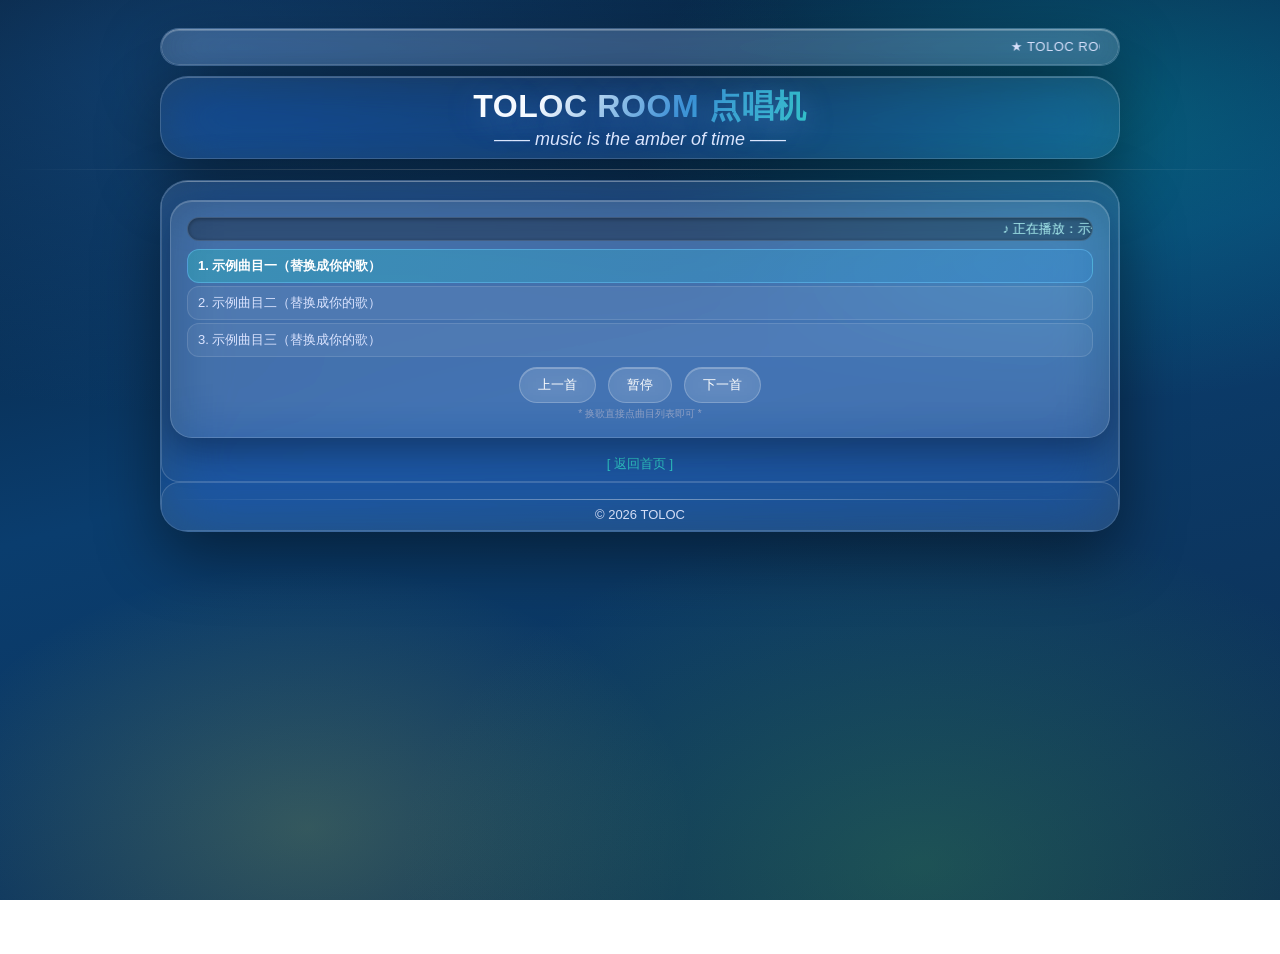
<file: music.html>
<!DOCTYPE html PUBLIC "-//W3C//DTD XHTML 1.0 Transitional//EN" "http://www.w3.org/TR/xhtml1/DTD/xhtml1-transitional.dtd">
<html xmlns="http://www.w3.org/1999/xhtml">
<head>
<meta http-equiv="Content-Type" content="text/html; charset=utf-8" />
<meta name="viewport" content="width=device-width, initial-scale=1.0" />
<link rel="icon" type="image/png" href="favicon.png" />
<title>♪ TOLOC ROOM 点唱机 ♪</title>
<link rel="stylesheet" href="css/style.css" type="text/css" />
</head>
<body>


<!-- ========== 顶部跑马灯 ========== -->
<table width="960" border="0" cellpadding="0" cellspacing="0" align="center">
  <tr>
    <td class="marquee-bar">
      <marquee behavior="scroll" direction="left" scrollamount="3" onmouseover="this.stop()" onmouseout="this.start()">
        ★ TOLOC ROOM 点唱机 ★ 挑一首，陪你度过这个下午 ★ 戴耳机效果更佳 ★ 建议使用现代浏览器收听 ★
      </marquee>
    </td>
  </tr>
</table>

<!-- ========== 标题 ========== -->
<table width="960" border="0" cellpadding="8" cellspacing="0" align="center">
  <tr>
    <td valign="top" align="center">
      <font size="6" color="#FFFF00"><b><span class="sparkle">♪</span> TOLOC ROOM 点唱机 <span class="sparkle">♪</span></b></font>
      <br />
      <font size="4" color="#CCCCCC"><i>—— music is the amber of time ——</i></font>
    </td>
  </tr>
</table>

<hr color="#F8F8DC" size="2" />

<!-- ========== 点唱机主体 ========== -->
<table width="960" border="1" bordercolor="#094981" cellpadding="8" cellspacing="0" align="center">
  <tr>
    <td valign="top" class="content" align="center">

      <div class="music-player">

        <div class="track-info">
          <marquee scrollamount="3" id="track-marquee">等待播放…点一首歌吧</marquee>
        </div>

        <!-- 曲目列表：把名字和数量改成你自己的，JS 里的 tracks 也要同步改 -->
        <ul class="track-list" id="track-list">
          <li><a href="javascript:void(0)" onclick="pickTrack(0)" class="track-link">1. 示例曲目一（替换成你的歌）</a></li>
          <li><a href="javascript:void(0)" onclick="pickTrack(1)" class="track-link">2. 示例曲目二（替换成你的歌）</a></li>
          <li><a href="javascript:void(0)" onclick="pickTrack(2)" class="track-link">3. 示例曲目三（替换成你的歌）</a></li>
        </ul>

        <div class="player-controls">
          <input type="button" value="上一首" onclick="prevTrack()" class="btn" />
          <input type="button" value="播放" id="play-btn" onclick="togglePlay()" class="btn" />
          <input type="button" value="下一首" onclick="nextTrack()" class="btn" />
        </div>

        <div class="player-hint">* 换歌直接点曲目列表即可 *</div>
      </div>

      <!-- bgsound 挂载点（IE6 专属背景音乐，勿删） -->
      <div id="bgm-holder"></div>

      <br />
      <font size="2">
        <a href="index.html">[ 返回首页 ]</a>
      </font>
    </td>
  </tr>

  <!-- 页脚 -->
  <tr>
    <td class="footer" align="center">
      <hr color="#666666" size="1" />
      <font size="2" color="#888888">
        <span class="sparkle">★</span> © 2026 TOLOC <span class="sparkle">★</span>
      </font>
    </td>
  </tr>
</table>

<script src="js/main.js" type="text/javascript"></script>
<script type="text/javascript">
/* 页面加载：自动播放第一首（只有 music.html 会执行） */
pickTrack(0);
</script>
</body>
</html>
</file>
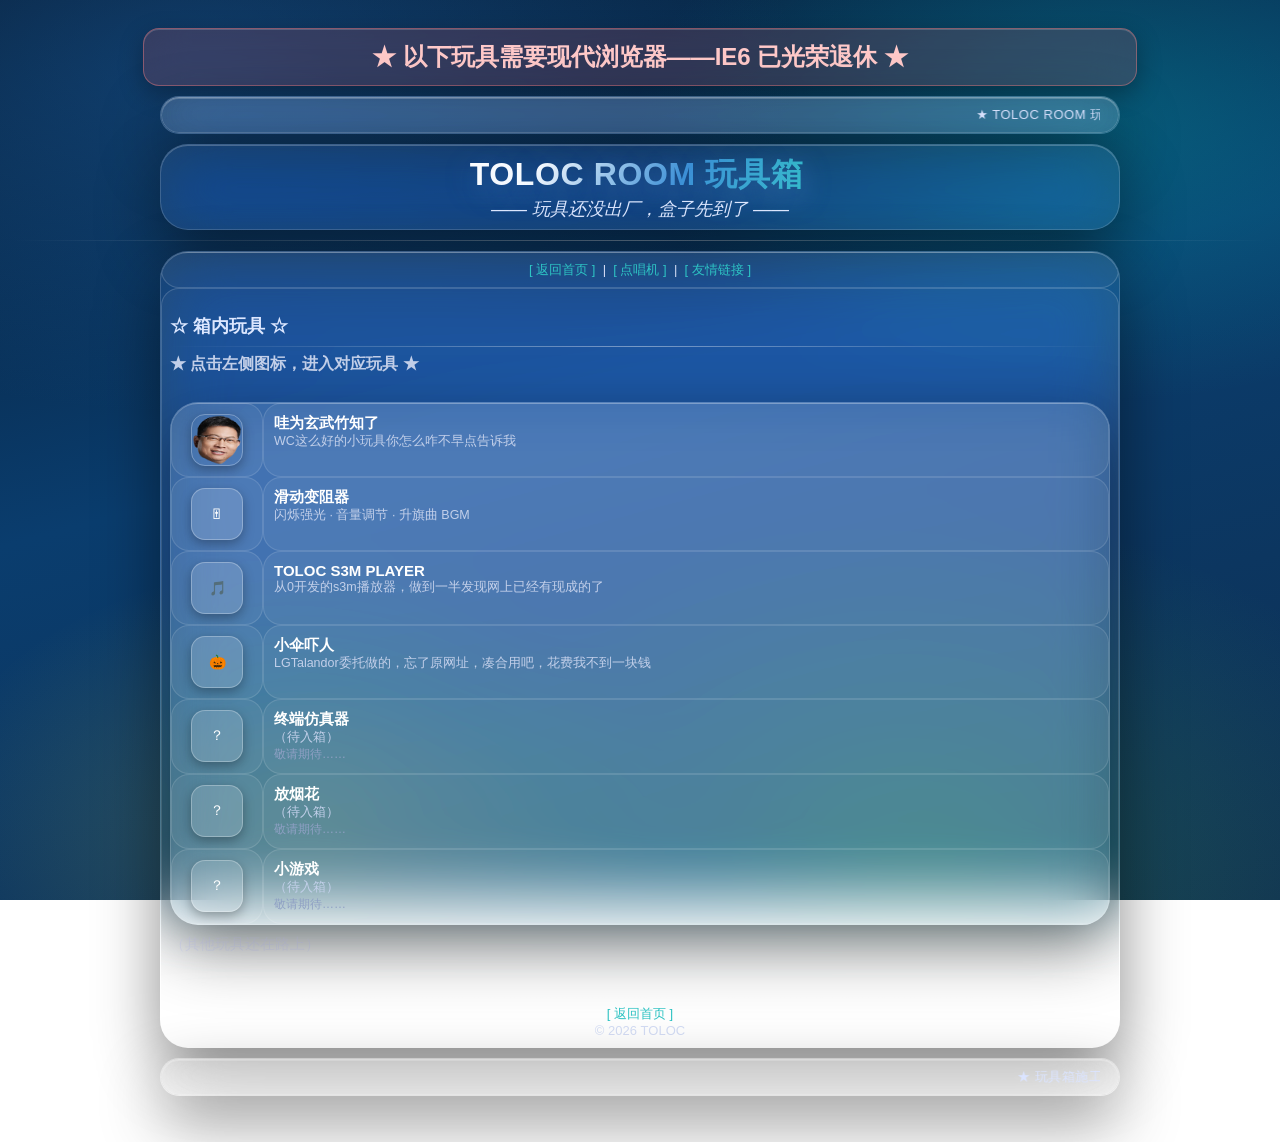
<file: toys.html>
<!DOCTYPE html PUBLIC "-//W3C//DTD XHTML 1.0 Transitional//EN" "http://www.w3.org/TR/xhtml1/DTD/xhtml1-transitional.dtd">
<html xmlns="http://www.w3.org/1999/xhtml">
<head>
<meta http-equiv="Content-Type" content="text/html; charset=utf-8" />
<meta name="viewport" content="width=device-width, initial-scale=1.0" />
<link rel="icon" type="image/png" href="favicon.png" />
<title>TOLOC ROOM —— 玩具箱</title>
<link rel="stylesheet" href="css/style.css" type="text/css" />
</head>
<body>

<!-- ========== 顶部大字声明 ========== -->
<div style="max-width:960px; margin:10px auto; text-align:center; padding:12px 16px; background:rgba(255,90,90,.16); border:1px solid rgba(255,130,130,.42); border-radius:16px; backdrop-filter:blur(20px); -webkit-backdrop-filter:blur(20px); box-shadow:inset 0 1px 0 rgba(255,255,255,.18), 0 8px 24px rgba(0,0,0,.3);">
  <font size="5" style="color:#FFC9C9"><b>★ 以下玩具需要现代浏览器——IE6 已光荣退休 ★</b></font>
</div>

<!-- ========== 顶部跑马灯 ========== -->
<table width="960" border="0" cellpadding="0" cellspacing="0" align="center">
  <tr>
    <td class="marquee-bar">
      <marquee behavior="scroll" direction="left" scrollamount="3" onmouseover="this.stop()" onmouseout="this.start()">
        ★ TOLOC ROOM 玩具箱 ★ 施工中，请勿投喂 ★ 欢迎以后来这里玩 ★ 建议使用现代浏览器访问 ★
      </marquee>
    </td>
  </tr>
</table>

<!-- ========== 标题 ========== -->
<table width="960" border="0" cellpadding="8" cellspacing="0" align="center">
  <tr>
    <td valign="top" align="center">
      <font size="6" color="#FFFF00"><b><span class="sparkle">◇</span> TOLOC ROOM 玩具箱 <span class="sparkle">◇</span></b></font>
      <br />
      <font size="4" color="#CCCCCC"><i>—— 玩具还没出厂，盒子先到了 ——</i></font>
    </td>
  </tr>
</table>

<hr color="#F8F8DC" size="2" />

<!-- ========== 主表 ========== -->
<table width="960" border="1" bordercolor="#094981" cellpadding="8" cellspacing="0" align="center">

  <!-- 导航行 -->
  <tr>
    <td class="nav-bar" align="center">
      <font size="2">
        <a href="index.html">[ 返回首页 ]</a> &nbsp;|&nbsp;
        <a href="music.html">[ 点唱机 ]</a> &nbsp;|&nbsp;
        <a href="links.html">[ 友情链接 ]</a>
      </font>
    </td>
  </tr>

  <!-- 内容 -->
  <tr>
    <td valign="top" class="content">
      <br />
      <font color="#FFFF00" size="4"><b>☆ 箱内玩具 ☆</b></font>
      <hr color="#FFFF00" size="1" />
      <!-- 提示：点击图标进入 -->
      <font size="3" color="#FFFF00"><b>★ 点击左侧图标，进入对应玩具 ★</b></font>
      <br /><br />
      <!-- 玩具卡片：玻璃风格（与友链页一致） -->
      <table class="link-table" border="0" cellpadding="6" cellspacing="6">

        <!-- 竹知了 -->
        <tr>
          <td class="link-card" width="70" align="center">
            <a href="toys/zhuzhiliao/index.html"><img src="toys/zhuzhiliao/2D.png" alt="竹知了" /></a>
          </td>
          <td class="link-card">
            <span class="link-name">哇为玄武竹知了</span><br />
            <span class="link-desc">WC这么好的小玩具你怎么咋不早点告诉我</span><br />
          </td>
        </tr>

        <!-- 滑动变阻器 -->
        <tr>
          <td class="link-card" width="70" align="center">
            <a href="toys/rheostat/index.html"><div class="avatar-placeholder">🎚</div></a>
          </td>
          <td class="link-card">
            <span class="link-name">滑动变阻器</span><br />
            <span class="link-desc">闪烁强光 · 音量调节 · 升旗曲 BGM</span><br />
          </td>
        </tr>

        <!-- S3M 播放器 -->
        <tr>
          <td class="link-card" width="70" align="center">
            <a href="toys/s3m-player/index.html"><div class="avatar-placeholder">🎵</div></a>
          </td>
          <td class="link-card">
            <span class="link-name">TOLOC S3M PLAYER</span><br />
            <span class="link-desc">从0开发的s3m播放器，做到一半发现网上已经有现成的了</span><br />
          </td>
        </tr>

        <!-- 万圣节惊吓盒 -->
        <tr>
          <td class="link-card" width="70" align="center">
            <a href="toys/halloween/index.html"><div class="avatar-placeholder">🎃</div></a>
          </td>
          <td class="link-card">
            <span class="link-name">小伞吓人</span><br />
            <span class="link-desc">LGTalandor委托做的，忘了原网址，凑合用吧，花费我不到一块钱</span><br />
          </td>
        </tr>

        <!-- 待入箱 -->
        <tr>
          <td class="link-card" width="70" align="center">
            <div class="avatar-placeholder">？</div>
          </td>
          <td class="link-card">
            <span class="link-name">终端仿真器</span><br />
            <span class="link-desc">（待入箱）</span><br />
            <span class="link-url">敬请期待……</span>
          </td>
        </tr>
        <tr>
          <td class="link-card" width="70" align="center">
            <div class="avatar-placeholder">？</div>
          </td>
          <td class="link-card">
            <span class="link-name">放烟花</span><br />
            <span class="link-desc">（待入箱）</span><br />
            <span class="link-url">敬请期待……</span>
          </td>
        </tr>
        <tr>
          <td class="link-card" width="70" align="center">
            <div class="avatar-placeholder">？</div>
          </td>
          <td class="link-card">
            <span class="link-name">小游戏</span><br />
            <span class="link-desc">（待入箱）</span><br />
            <span class="link-url">敬请期待……</span>
          </td>
        </tr>

      </table>
      <font color="#FF6666">（其他玩具还在路上）</font>
      <br /><br />
    </td>
  </tr>

  <!-- 页脚 -->
  <tr>
    <td class="footer" align="center">
      <hr color="#666666" size="1" />
      <font size="2" color="#888888">
        <a href="index.html">[ 返回首页 ]</a><br />
        <span class="sparkle">★</span> © 2026 TOLOC <span class="sparkle">★</span>
      </font>
    </td>
  </tr>
</table>

<!-- ========== 底部跑马灯 ========== -->
<table width="960" border="0" cellpadding="0" cellspacing="0" align="center">
  <tr>
    <td class="marquee-bar">
      <marquee behavior="scroll" direction="left" scrollamount="2" onmouseover="this.stop()" onmouseout="this.start()">
        ★ 玩具箱施工中 ★ 有耐心，才有玩具 ★
      </marquee>
    </td>
  </tr>
</table>

<script src="js/main.js" type="text/javascript"></script>
</body>
</html>
</file>
<file: css/style.css>
/* ============================================================
   TOLOC ROOM · Liquid Glass 风格（Apple 液态玻璃 2025）
   —— 保留原布局结构（表格 + 原类名），整体替换视觉层 ——
   不再兼容 IE6：backdrop-filter / border-radius / 渐变文字随意用
   ============================================================ */

/* ---------- 背景：深色 vibrant 渐变 + 光斑（毛玻璃的"底"） ---------- */
body {
  min-height: 100vh;
  margin: 0;
  padding: 18px 12px 36px;
  font-family: -apple-system, BlinkMacSystemFont, "SF Pro Text", "PingFang SC",
               "Microsoft YaHei", "Noto Sans SC", sans-serif;
  font-size: 15px;
  color: #eef2ff;
  background:
    radial-gradient(1100px 620px at 15% 8%, rgba(30, 107, 184, .38), transparent 55%),
    radial-gradient(850px 500px at 86% 14%, rgba(0, 179, 179, .30), transparent 55%),
    radial-gradient(950px 640px at 72% 96%, rgba(76, 175, 80, .26), transparent 55%),
    radial-gradient(700px 480px at 24% 92%, rgba(212, 225, 87, .20), transparent 55%),
    linear-gradient(165deg, #071c33 0%, #0a3d6e 44%, #0e2f52 100%);
  background-attachment: fixed;
}

/* ---------- 文字：玻璃白（覆盖旧 font color 属性） ---------- */
font { color: #e8ecff; }
td { color: #e8ecff; }

a {
  color: #2ec4c4;
  text-decoration: none;
  transition: color .25s ease;
}
a:hover { color: #aef3f3; }
a:visited { color: #2e86ab; }

/* ---------- 表格容器：玻璃化（保留原布局） ---------- */
table {
  max-width: 960px;
  width: 100%;
  margin: 10px auto;
  border-collapse: separate;
  border-spacing: 0;
}

/* 带边框的主表格 → 大玻璃面板 */
table[border] {
  background: rgba(255, 255, 255, .07);
  border: 1px solid rgba(255, 255, 255, .16) !important;
  border-radius: 28px;
  backdrop-filter: blur(32px) saturate(180%);
  -webkit-backdrop-filter: blur(32px) saturate(180%);
  box-shadow:
    inset 0 1px 0 rgba(255, 255, 255, .22),
    0 24px 64px rgba(0, 0, 0, .45);
  overflow: hidden;
}

td { vertical-align: top; }

/* 面板单元格：更深的玻璃层 */
.sidebar, .content, .footer, .nav-bar {
  background: rgba(255, 255, 255, .045) !important;
  border-radius: 18px;
}

/* ---------- 跑马灯：玻璃胶囊条 ---------- */
.marquee-bar {
  background: rgba(255, 255, 255, .09) !important;
  border: 1px solid rgba(255, 255, 255, .15);
  border-radius: 999px;
  color: #dbe4ff;
  font-size: 13px;
  font-weight: 500;
  letter-spacing: .04em;
  backdrop-filter: blur(20px) saturate(160%);
  -webkit-backdrop-filter: blur(20px) saturate(160%);
  box-shadow: inset 0 1px 0 rgba(255, 255, 255, .2), 0 6px 24px rgba(0, 0, 0, .28);
  padding: 8px 18px;
}

/* ---------- 分割线：流光细线 ---------- */
hr {
  border: none;
  height: 1px;
  background: linear-gradient(90deg, transparent, rgba(255, 255, 255, .4), transparent);
}

/* ---------- 导航 ---------- */
.nav-item {
  background: rgba(255, 255, 255, .07);
  border: 1px solid rgba(255, 255, 255, .14);
  border-radius: 14px;
  transition: all .3s cubic-bezier(.22, 1, .36, 1);
}
.nav-item:hover { background: rgba(255, 255, 255, .16); transform: translateY(-1px); }
.nav-item a { display: block; padding: 6px 10px; border-radius: 12px; color: #dbe4ff; }
.nav-item a:hover { color: #fff; }

/* ---------- 标题：白色渐变流光字 ---------- */
td font[size="7"],
td font[size="6"] {
  display: inline-block;
  letter-spacing: .02em;
  background: linear-gradient(120deg, #ffffff 25%, #3a8fd4 60%, #2ec4c4 95%);
  -webkit-background-clip: text;
  background-clip: text;
  color: transparent !important;
  text-shadow: 0 8px 30px rgba(120, 180, 255, .35);
}
td font[size="5"] { color: #cfe0ff; }
td font[size="4"] { color: #dce7ff; }
td font[size="3"] { color: #c3d0ea; }
td font[size="2"] { color: #d4ddf5; }
td font[size="1"] { color: #9fb0d0; }

/* ---------- 88×31 徽章：小玻璃片 ---------- */
.badge88 {
  display: inline-block;
  width: 88px;
  height: 31px;
  background: rgba(255, 255, 255, .12);
  border: 1px solid rgba(255, 255, 255, .28);
  border-radius: 9px;
  color: #dbe4ff;
  font-size: 10px;
  line-height: 14px;
  text-align: center;
  padding-top: 3px;
  box-shadow: inset 0 1px 0 rgba(255, 255, 255, .3), 0 4px 12px rgba(0, 0, 0, .25);
}

/* ---------- ★ 点唱机 ---------- */
.music-player {
  background: rgba(255, 255, 255, .08);
  border: 1px solid rgba(255, 255, 255, .16);
  border-radius: 22px;
  backdrop-filter: blur(28px) saturate(170%);
  -webkit-backdrop-filter: blur(28px) saturate(170%);
  box-shadow: inset 0 1px 0 rgba(255, 255, 255, .2), 0 12px 36px rgba(0, 0, 0, .35);
  padding: 16px;
  text-align: center;
  margin-top: 10px;
}
.player-title { color: #fff; font-size: 14px; font-weight: 600; letter-spacing: .08em; margin-bottom: 6px; }

.track-info {
  background: rgba(0, 0, 0, .28);
  border: 1px solid rgba(255, 255, 255, .1);
  border-radius: 12px;
  height: 22px;
  overflow: hidden;
  margin-bottom: 8px;
  box-shadow: inset 0 1px 4px rgba(0, 0, 0, .35);
}
.track-info marquee { color: #aef3f3; font-size: 13px; line-height: 22px; }

.track-list { list-style: none; margin: 0 0 10px 0; padding: 0; }
.track-list li { margin: 3px 0; }
.track-link {
  display: block;
  text-decoration: none;
  color: #dbe4ff;
  font-size: 13px;
  background: rgba(255, 255, 255, .06);
  border: 1px solid rgba(255, 255, 255, .12);
  border-radius: 12px;
  padding: 7px 10px;
  text-align: left;
  transition: all .3s cubic-bezier(.22, 1, .36, 1);
}
.track-link:hover { background: rgba(255, 255, 255, .14); color: #fff; transform: translateY(-1px); }
.track-link.playing {
  color: #fff;
  font-weight: 600;
  background: linear-gradient(120deg, rgba(46, 196, 196, .38), rgba(58, 143, 212, .38));
  border-color: rgba(110, 203, 255, .45);
}

.player-controls { margin: 8px 0 4px; }
.player-controls .btn {
  background: rgba(255, 255, 255, .1);
  color: #fff;
  border: 1px solid rgba(255, 255, 255, .22);
  border-radius: 999px;
  padding: 8px 18px;
  font-size: 13px;
  cursor: pointer;
  margin: 0 4px;
  font-family: inherit;
  backdrop-filter: blur(12px);
  -webkit-backdrop-filter: blur(12px);
  box-shadow: inset 0 1px 0 rgba(255, 255, 255, .25);
  transition: all .3s cubic-bezier(.22, 1, .36, 1);
}
.player-controls .btn:hover { background: rgba(255, 255, 255, .22); transform: translateY(-1px); box-shadow: 0 8px 22px rgba(0, 0, 0, .3); }
.player-controls .btn:active { transform: translateY(0) scale(.97); }

.player-hint { color: #8fa0c4; font-size: 10px; margin-top: 4px; }

/* ---------- ★ 友情链接 / 玩具箱卡片 ---------- */
.link-table { width: 100%; border: 0; }
.link-card {
  background: rgba(255, 255, 255, .06);
  border: 1px solid rgba(255, 255, 255, .12);
  border-radius: 18px;
  padding: 10px;
  transition: all .3s cubic-bezier(.22, 1, .36, 1);
}
.link-card:hover { background: rgba(255, 255, 255, .11); transform: translateY(-1px); }
.link-card img, .avatar-placeholder {
  width: 50px;
  height: 50px;
  border-radius: 14px;
  border: 1px solid rgba(255, 255, 255, .28);
  box-shadow: 0 4px 12px rgba(0, 0, 0, .3);
}
.avatar-placeholder {
  display: inline-flex;
  align-items: center;
  justify-content: center;
  background: rgba(255, 255, 255, .14);
  color: #fff;
  font-size: 14px;
}
.link-name { color: #fff; font-weight: 600; font-size: 15px; }
.link-desc { color: #c3d0ea; font-size: 12.5px; }
.link-url { color: #8fa0c4; font-size: 12px; }

/* 玩具箱：点头像进入（悬停提示） */
.link-card a:hover img,
.link-card a:hover .avatar-placeholder {
  border-color: #2ec4c4;
  box-shadow: 0 0 18px rgba(46, 196, 196, .5);
}

/* 申请友链 */
.apply-area {
  background: rgba(255, 255, 255, .06);
  border: 1px dashed rgba(255, 255, 255, .32);
  border-radius: 16px;
  padding: 14px;
  text-align: center;
}
.apply-desc { color: #c3d0ea; font-size: 12.5px; }
.apply-email { color: #2ec4c4; font-weight: 600; }

/* ---------- 页脚 ---------- */
.footer { text-align: center; }
.footer font { color: #9fb0d0; }

/* ---------- 特殊元素 ---------- */
/* 覆盖旧内联绿色时钟 */
#clock { color: #aef3f3 !important; font-family: ui-monospace, "SF Mono", Consolas, monospace; }
#fortune, #runningDays { color: #ffd60a; font-weight: 700; }

/* ---------- 移动端适配（≤980px 堆叠） ---------- */
@media screen and (max-width: 980px) {
  body { padding: 10px 8px 24px; }
  table { width: 100% !important; margin: 8px auto; }
  table[border] { border-radius: 20px; }
  td.sidebar, td.content, td[valign="top"], td[align="center"] {
    display: block;
    width: auto !important;
  }
  td font[size="7"], td font[size="6"] { font-size: 30px; }
  td font[size="5"] { font-size: 20px; }
  td font[size="4"] { font-size: 17px; }
  .track-link { font-size: 14px; padding: 9px 10px; }
  .player-controls .btn { font-size: 14px; padding: 10px 16px; margin: 4px; }
  .track-info { height: 24px; }
  .track-info marquee { font-size: 14px; line-height: 24px; }
  .link-card img, .avatar-placeholder { width: 44px; height: 44px; }
  .badge88 { margin: 0 auto; }
}

/* ---------- 渐变流光文字（替代旧 JS 换色） ---------- */
.grad-text {
  display: inline-block;
  font-weight: 700;
  background: linear-gradient(90deg, #3a8fd4, #2ec4c4, #66bb44, #d4e157, #3a8fd4);
  background-size: 300% 100%;
  -webkit-background-clip: text;
  background-clip: text;
  color: transparent;
  animation: gradflow 6s linear infinite;
}
@keyframes gradflow {
  0%   { background-position: 0% 50%; }
  100% { background-position: 300% 50%; }
}
</file>
<file: toys/s3m-player/css/style.css>
/* aryx · S3M tracker player —— 复古终端风 */
:root {
  --bg: #0b0f14;
  --panel: #121a23;
  --panel2: #0f1620;
  --line: #1f2c39;
  --txt: #c8d6e5;
  --dim: #6d7f92;
  --acc: #4fd6a8;
  --acc2: #ffce54;
  --cyan: #54c7ec;
  --red: #ff7a7a;
  --mono: "Cascadia Mono", "JetBrains Mono", Menlo, Consolas, monospace;
}
* { box-sizing: border-box; }

/* 关键：锁定页面自身滚动，只有谱面容器内部滚动 → 顶部控件永不被顶走 */
html, body { margin: 0; padding: 0; height: 100%; overflow: hidden;
  background: var(--bg); color: var(--txt);
  font: 13px/1.45 var(--mono); }
body { display: flex; flex-direction: column; }

header { flex: none; display: flex; align-items: center; gap: 18px; flex-wrap: wrap;
  padding: 10px 16px; background: linear-gradient(180deg,#101a26,#0c131d);
  border-bottom: 1px solid var(--line); }
.titles h1 { margin: 0; font-size: 20px; letter-spacing: 1px; color: var(--acc);
  text-shadow: 0 0 12px rgba(79,214,168,.35); }
.sub { font-size: 11px; color: var(--dim); }
.songname { font-size: 14px; color: var(--acc2); font-weight: 600; margin-top: 2px;
  max-width: 46vw; overflow: hidden; text-overflow: ellipsis; white-space: nowrap; }
.transport { margin-left: auto; display: flex; gap: 8px; align-items: center; flex-wrap: wrap; }
.read { color: var(--acc2); font-size: 12px; }

button { font: inherit; color: var(--txt); background: #1a2634; border: 1px solid #2a3b4d;
  padding: 6px 12px; border-radius: 6px; cursor: pointer; transition: .12s; }
button:hover { border-color: var(--acc); color: #fff; }
button.active { background: #173a30; border-color: var(--acc); color: var(--acc); }
button.big { background: #174d3a; border-color: var(--acc); color: #d9fff0;
  font-weight: 700; min-width: 76px; }
button.big:hover { box-shadow: 0 0 14px rgba(79,214,168,.4); }
button.muted { opacity: .35; }

/* main：占满剩余高度；左栏可滚，右栏谱面内部滚 */
main { flex: 1; display: flex; min-height: 0; }
aside { width: 310px; flex: none; overflow-y: auto; padding: 12px;
  border-right: 1px solid var(--line); background: var(--panel2);
  transition: all .2s; }
main.panel-hidden aside { display: none; }
aside section { margin-bottom: 16px; }
aside h3 { margin: 0 0 8px; font-size: 12px; color: var(--cyan);
  text-transform: uppercase; letter-spacing: 1px; }
.tiny { font-size: 10px; color: var(--dim); text-transform: none; letter-spacing: 0; }

.btnrow { display: flex; gap: 8px; align-items: center; flex-wrap: wrap; margin: 6px 0; }
.hint { font-size: 11px; color: var(--dim); display:flex; align-items:center; gap:6px; margin-top:6px; flex-wrap:wrap;}
.hint input { background:#0b1016; border:1px solid var(--line); color:var(--txt);
  width:52px; padding:3px 6px; border-radius:4px; font:inherit; }
.hintxt { font-size:10px; }

.chips { display: flex; flex-wrap: wrap; gap: 6px; }
.pat-chip { padding: 4px 9px; font-size: 12px; }
.pat-chip.active { background: #1d3a55; border-color: var(--cyan); color: var(--cyan); }

.slider { display: flex; align-items: center; gap: 8px; margin: 4px 0; font-size: 12px; }
.slider label { width: 40px; color: var(--dim); flex: none; }
.slider input[type=range] { flex: 1; accent-color: var(--acc); }
.slider b { width: 52px; text-align: right; color: var(--acc2); font-weight: 400; }

.inslist { display: flex; flex-direction: column; gap: 4px; }
.ins-chip { text-align: left; font-size: 11px; padding: 4px 8px; white-space: nowrap;
  overflow: hidden; text-overflow: ellipsis; }
.ins-chip:hover { border-color: var(--acc2); }

/* score area：flex 列 + min-height:0 以便内部滚动生效 */
.score { flex: 1; display: flex; flex-direction: column; min-width: 0; min-height: 0; }
.statusbar { flex: none; padding: 6px 12px; color: var(--acc2); font-size: 12px;
  border-bottom: 1px solid var(--line); background: #0e151f;
  display:flex; align-items:center; gap:10px; flex-wrap:wrap;}
.statusbar .right { margin-left:auto; display:flex; align-items:center; gap:8px; }
.followtoggle { display:inline-flex; align-items:center; gap:6px; font-size:11px; color:var(--dim); cursor:pointer; user-select:none;}
.followtoggle input { accent-color: var(--acc); }

.gridwrap { flex: 1; overflow: auto; background: var(--panel); min-height: 0; position: relative; }
#grid { border-collapse: collapse; width: max-content; min-width: 100%; font-size: 11.5px; }
#grid thead th { position: sticky; top: 0; background: #16202c; z-index: 2;
  border: 1px solid var(--line); padding: 3px 6px; text-align: center; color: var(--cyan);
  font-weight: 400; cursor: pointer; user-select: none; }
#grid thead th:first-child { left: 0; z-index: 3; color: var(--dim); }
#grid td { border: 1px solid #18242f; padding: 1px 4px; white-space: nowrap;
  min-width: 118px; color: var(--txt); font-size: 11px; }
#grid td.empty { color: #202c38; }
#grid td.rownum { position: sticky; left: 0; background: #101820; text-align: right;
  color: var(--dim); min-width: 40px; font-size: 10px; z-index: 1; }
#grid tr.cur td { background: #1e3a2d !important; color: #eafff4; }
#grid tr.cur td.rownum { background: #173524 !important; color: var(--acc); }
#grid tbody tr:nth-child(even):not(.cur) td { background: rgba(255,255,255,.02); }
#grid tbody tr:nth-child(odd):not(.cur) td { background: rgba(0,0,0,.14); }
#grid td:hover { background: #223042; }

/* 音符文字与力度(力度徽章按大小上色：小=暖红，大=亮绿) */
#grid td .n { color: #e8f1fb; }
#grid td .i { color: #8fd0ff; }
#grid td .fx { color: #d9a3ff; }
#grid td .v { font-weight: 700; padding: 0 1px; border-radius: 2px; }

.msg { flex: none; padding: 8px 12px; font-size: 11px; color: var(--dim);
  border-top: 1px solid var(--line); background: #0e151f; }

footer { flex: none; padding: 6px 16px; font-size: 10.5px; color: var(--dim);
  border-top: 1px solid var(--line); background: #0b1016; }
footer .small { color: #4a5a6c; margin-top: 2px; }
footer code { color: var(--acc2); }

@media (max-width: 900px) {
  main { flex-direction: column; }
  aside { width: 100%; max-height: 38vh; border-right: none; border-bottom: 1px solid var(--line); }
  header { flex-direction: column; align-items: flex-start; }
  .transport { margin-left: 0; }
}

/* 表头声道电平 VU 条 */
.chvu { height: 4px; width: 100%; background: rgba(255,255,255,.08); margin-top: 3px; border-radius: 2px; overflow: hidden; }
#grid thead th { position: sticky; top: 0; }
.chvu { transition: width .06s; }


/* —— 返回上一页 —— */
#back-btn {
  position: fixed;
  top: 10px;
  left: 10px;
  z-index: 60;
  padding: 6px 12px;
  border-radius: 999px;
  border: 1px solid var(--line);
  background: rgba(18, 26, 35, .85);
  color: var(--acc);
  font: 12px/1.4 var(--mono);
  text-decoration: none;
  letter-spacing: .04em;
  transition: all .25s ease;
}
#back-btn:hover {
  background: rgba(79, 214, 168, .18);
  border-color: var(--acc);
  color: #b8ffe8;
  box-shadow: 0 0 16px rgba(79, 214, 168, .35);
}
</file>
